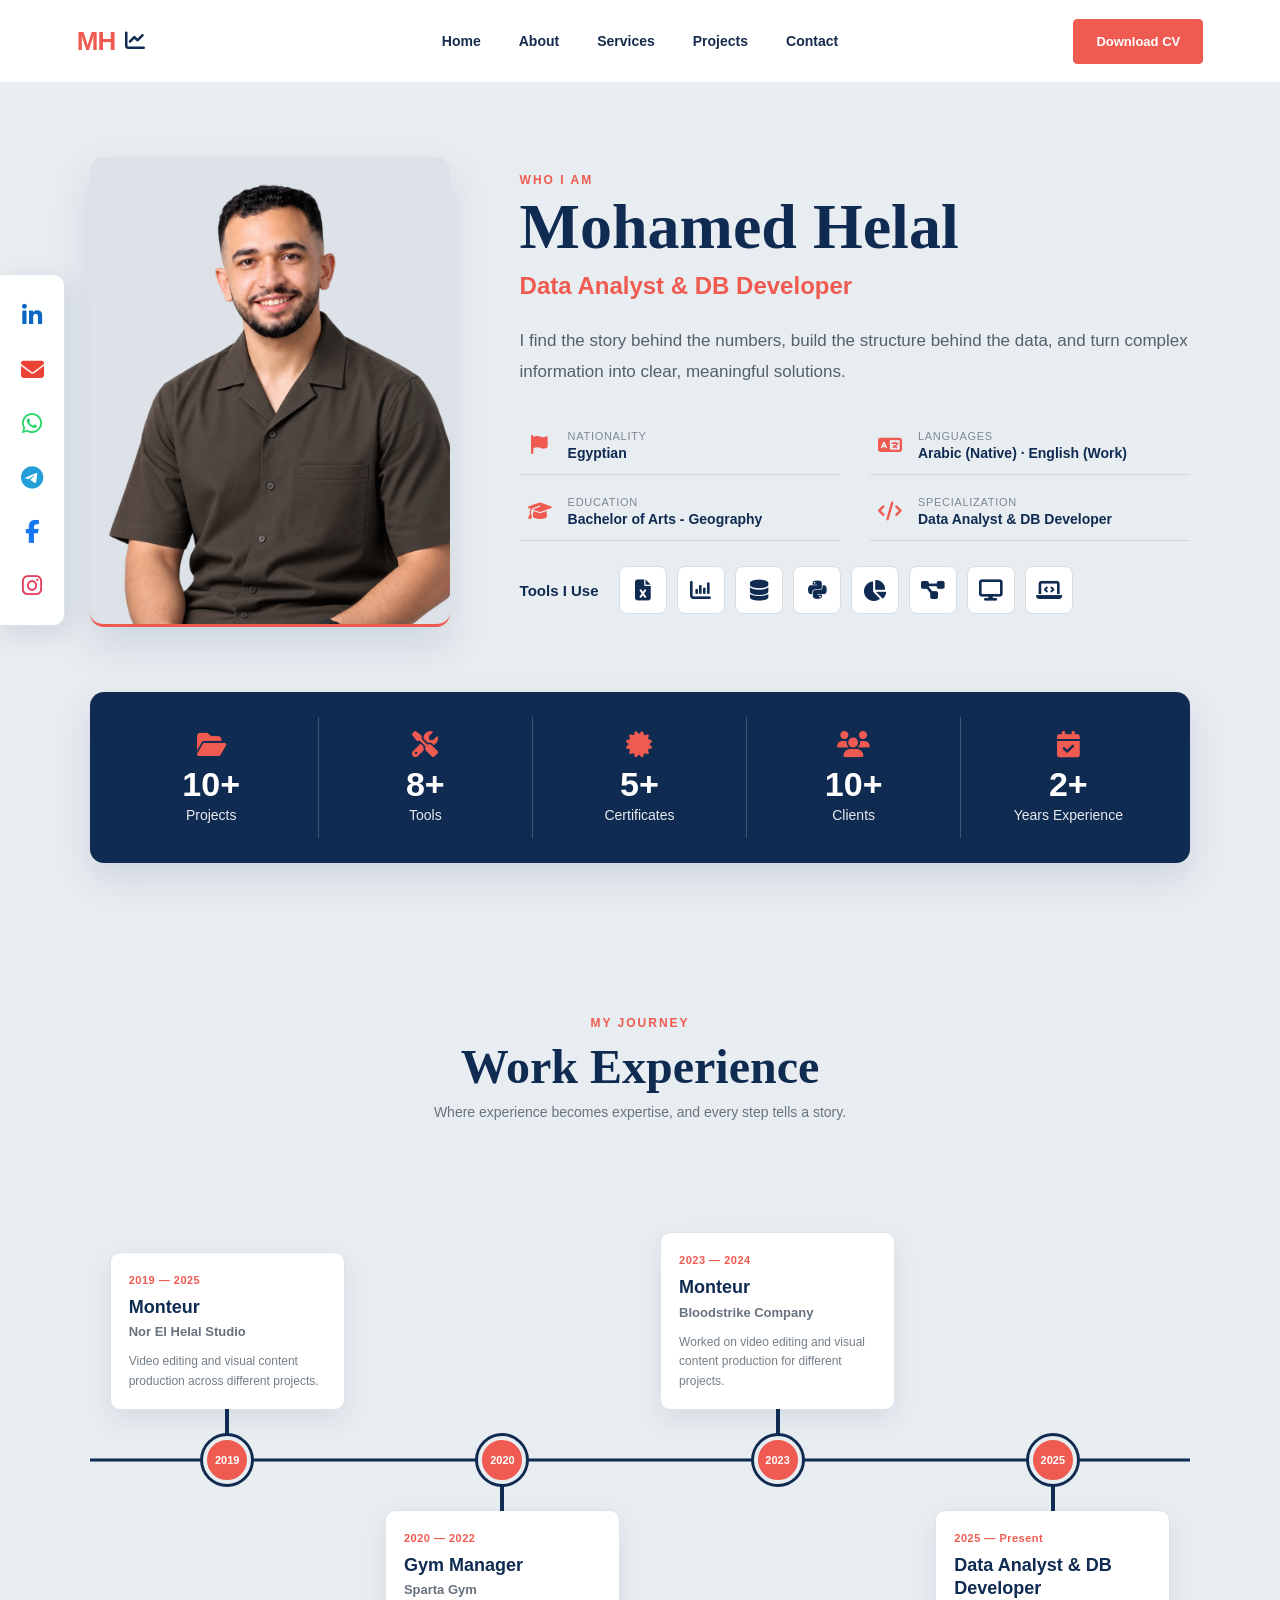
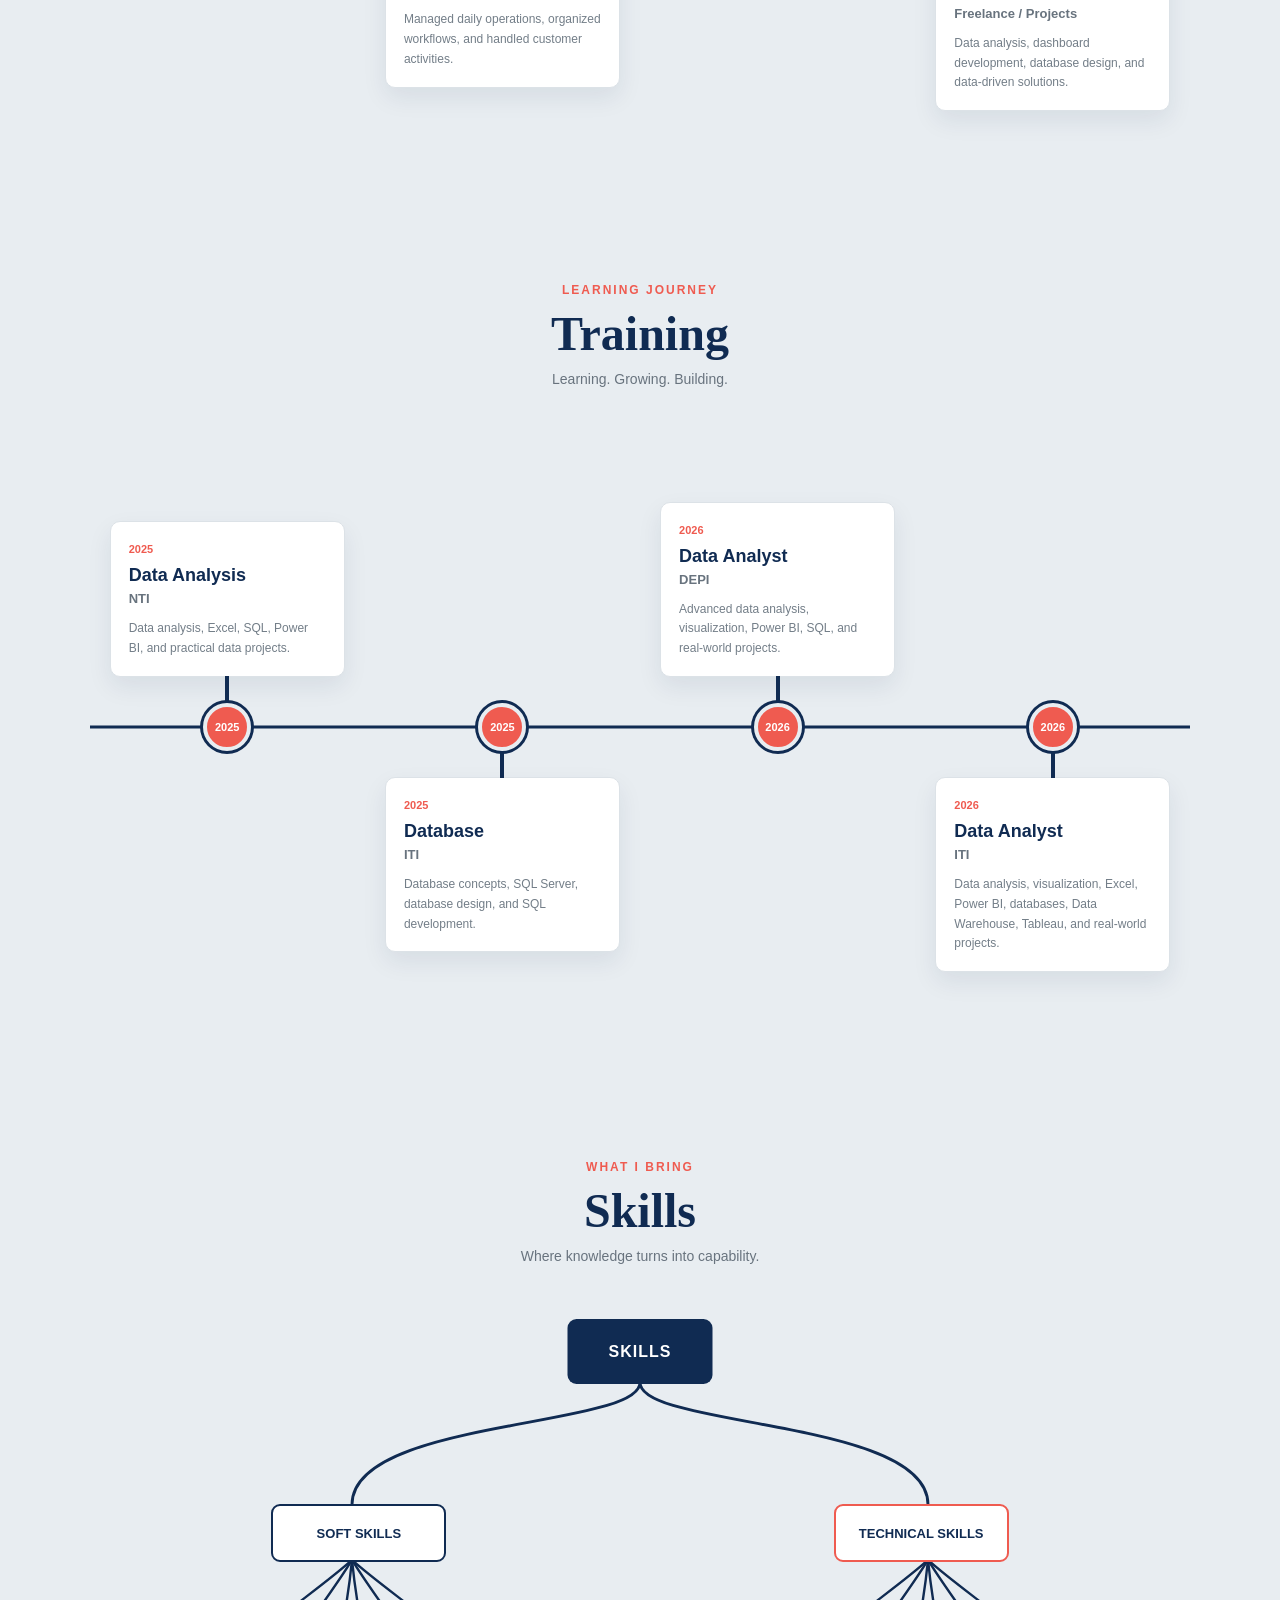
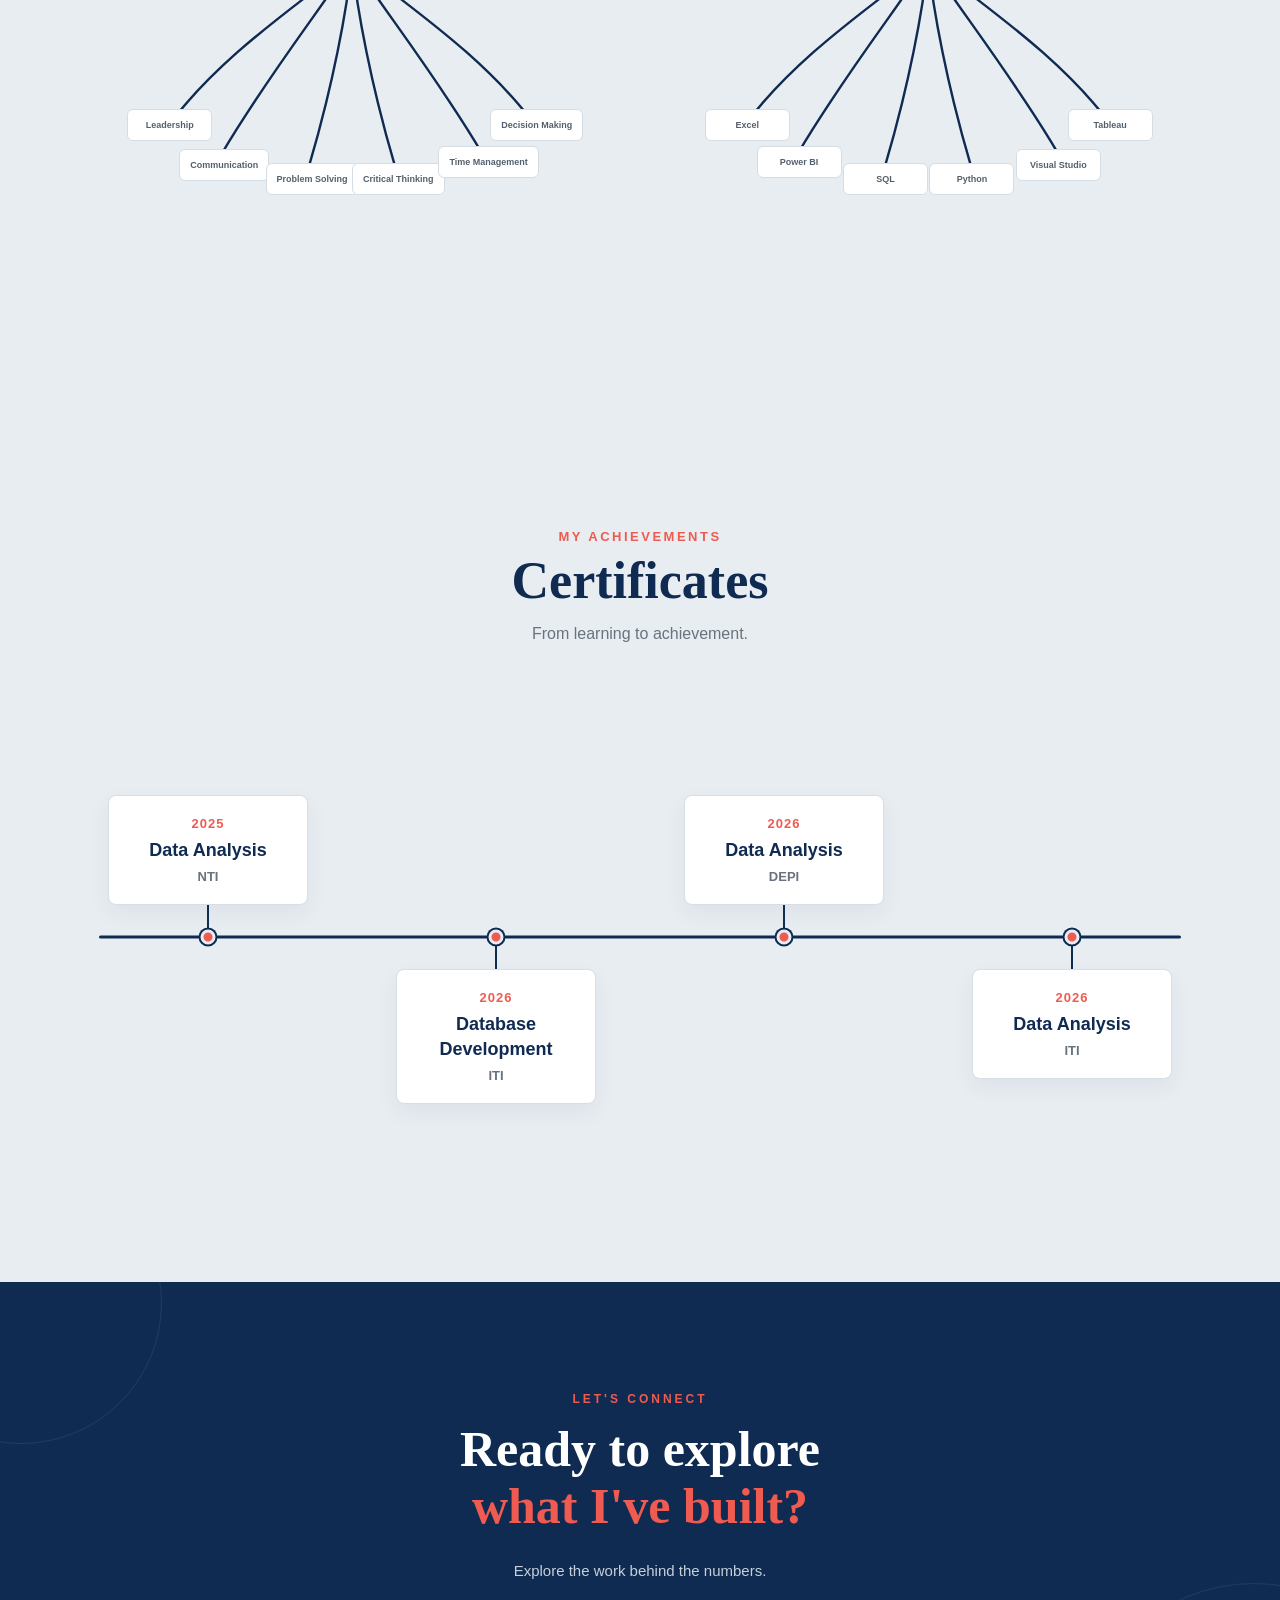
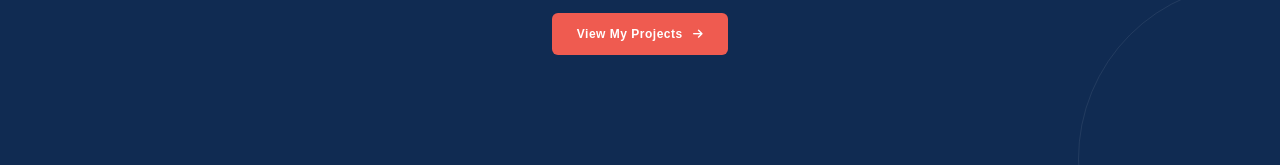
<file: about.html>
<!DOCTYPE html>
<html lang="en">

<head>

    <meta charset="UTF-8">

    <meta name="viewport" content="width=device-width, initial-scale=1.0">

    <title>About | Mohamed Helal</title>
        <!-- Favicon -->
    <link rel="icon"
          type="image/png"
          href="images/favicon.png">

    <!-- Font Awesome -->
    <link rel="stylesheet"
          href="https://cdnjs.cloudflare.com/ajax/libs/font-awesome/6.7.2/css/all.min.css">

    <!-- Main CSS -->
    <link rel="stylesheet" href="css/style.css">

</head>

<body>

    <!-- ================= HEADER ================= -->

    <header class="header">

        <!-- LOGO -->

        <div class="logo">

            <span class="logo-mh">MH</span>

            <i class="fa-solid fa-chart-line logo-icon"></i>

        </div>


        <!-- NAVBAR -->

        <nav class="navbar">

    <a href="index.html">
        Home
    </a>

    <a href="about.html">
        About
    </a>

    <a href="services.html">
        Services
    </a>

    <a href="projects.html">
        Projects
    </a>

    <a href="contact.html">
        Contact
    </a>

</nav>

        <!-- DOWNLOAD CV -->

        <a href="https://drive.google.com/file/d/1h_YEviSm0MLV0utSebkurxA-4PSBO2UZ/view?usp=sharing" class="cv-btn">
            Download CV
        </a>

    </header>


    <!-- ================= SOCIAL BAR ================= -->

    <div class="social-bar">

        <a href="https://www.linkedin.com/in/mohamed-helal-data/" aria-label="LinkedIn">
            <i class="fa-brands fa-linkedin-in"></i>
        </a>

        <a href="https://mail.google.com/mail/?view=cm&fs=1&to=nasserhelal34@gmail.com" aria-label="Email">
            <i class="fa-solid fa-envelope"></i>
        </a>

        <a href="https://wa.me/201019622475" aria-label="WhatsApp">
            <i class="fa-brands fa-whatsapp"></i>
        </a>

        <a href="https://t.me/+201019622475" aria-label="Telegram">
            <i class="fa-brands fa-telegram"></i>
        </a>

        <a href="https://www.facebook.com/mohamed.nasser.604323/" aria-label="Facebook">
            <i class="fa-brands fa-facebook-f"></i>
        </a>

        <a href="https://www.instagram.com/m7.helal/" aria-label="Instagram">
            <i class="fa-brands fa-instagram"></i>
        </a>

    </div>


    <main>



<!-- ================= ABOUT INTRO ================= -->

<section class="about-intro">

    <!-- PHOTO -->

    <div class="about-photo">

        <img src="images/profile.png" alt="Mohamed Helal">

    </div>


    <!-- MAIN INFORMATION -->

    <div class="about-content">

        <span class="section-label">
            WHO I AM
        </span>

        <h1>
            Mohamed Helal
        </h1>

        <h2>
            Data Analyst & DB Developer
        </h2>


        <!-- CREATIVE BIO -->

        <p class="about-description">
            I find the story behind the numbers, build the structure
            behind the data, and turn complex information into clear,
            meaningful solutions.
        </p>


        <!-- PERSONAL INFORMATION -->

        <div class="personal-info">

            <div class="info-item">

                <i class="fa-solid fa-flag"></i>

                <div>
                    <small>Nationality</small>
                    <strong>Egyptian</strong>
                </div>

            </div>


            <div class="info-item">

    <i class="fa-solid fa-language"></i>

    <div>
        <small>Languages</small>
        <strong>Arabic (Native) · English (Work)</strong>
    </div>

</div>

            <div class="info-item">

                <i class="fa-solid fa-graduation-cap"></i>

                <div>
                    <small>Education</small>
                    <strong>Bachelor of Arts - Geography</strong>
                </div>

            </div>


            <div class="info-item">

                <i class="fa-solid fa-code"></i>

                <div>
                    <small>Specialization</small>
                    <strong>Data Analyst & DB Developer</strong>
                </div>

            </div>

        </div>


        <!-- TOOLS -->

        <div class="tools-inline">

            <span class="tools-title">
                Tools I Use
            </span>


<div class="tools-icons">

    <div class="tool-icon tool-excel" title="Excel">
        <i class="fa-solid fa-file-excel"></i>
    </div>

    <div class="tool-icon tool-powerbi" title="Power BI">
        <i class="fa-solid fa-chart-column"></i>
    </div>

    <div class="tool-icon tool-sql" title="SQL">
        <i class="fa-solid fa-database"></i>
    </div>

    <div class="tool-icon tool-python" title="Python">
        <i class="fa-brands fa-python"></i>
    </div>

    <div class="tool-icon tool-tableau" title="Tableau">
        <i class="fa-solid fa-chart-pie"></i>
    </div>

    <div class="tool-icon tool-drawio" title="Draw.io">
        <i class="fa-solid fa-diagram-project"></i>
    </div>

    <div class="tool-icon tool-powerpoint" title="PowerPoint">
        <i class="fa-solid fa-display"></i>
    </div>

    <div class="tool-icon tool-visualstudio" title="Visual Studio">
        <i class="fa-solid fa-laptop-code"></i>
    </div>

</div>

        </div>

    </div>

</section>


<section class="stats-section">

    <div class="stat-card">

        <i class="fa-solid fa-folder-open"></i>

        <strong>10+</strong>

        <span>Projects</span>

    </div>


    <div class="stat-card">

        <i class="fa-solid fa-screwdriver-wrench"></i>

        <strong>8+</strong>

        <span>Tools</span>

    </div>


    <div class="stat-card">

        <i class="fa-solid fa-certificate"></i>

        <strong>5+</strong>

        <span>Certificates</span>

    </div>


    <div class="stat-card">

        <i class="fa-solid fa-users"></i>

        <strong>10+</strong>

        <span>Clients</span>

    </div>


    <div class="stat-card">

        <i class="fa-solid fa-calendar-check"></i>

        <strong>2+</strong>

        <span>Years Experience</span>

    </div>

</section>

<!-- ================= WORK EXPERIENCE ================= -->

<section class="experience-section">

    <div class="section-heading">

        <span>MY JOURNEY</span>

        <h2>Work Experience</h2>

        <p>
            Where experience becomes expertise, and every step tells a story.
        </p>

    </div>


    <div class="experience-timeline">


        <!-- ================= EXPERIENCE 1 ================= -->

        <div class="experience-item top">

            <div class="experience-card">

                <span class="experience-period">
                    2019 — 2025
                </span>

                <h3>
                    Monteur
                </h3>

                <h4>
                    Nor El Helal Studio
                </h4>

                <p>
                    Video editing and visual content production
                    across different projects.
                </p>

            </div>

            <div class="timeline-point">

                <span>2019</span>

            </div>

        </div>


        <!-- ================= EXPERIENCE 2 ================= -->

        <div class="experience-item bottom">

            <div class="timeline-point">

                <span>2020</span>

            </div>

            <div class="experience-card">

                <span class="experience-period">
                    2020 — 2022
                </span>

                <h3>
                    Gym Manager
                </h3>

                <h4>
                    Sparta Gym
                </h4>

                <p>
                    Managed daily operations, organized workflows,
                    and handled customer activities.
                </p>

            </div>

        </div>


        <!-- ================= EXPERIENCE 3 ================= -->

        <div class="experience-item top">

            <div class="experience-card">

                <span class="experience-period">
                    2023 — 2024
                </span>

                <h3>
                    Monteur
                </h3>

                <h4>
                    Bloodstrike Company
                </h4>

                <p>
                    Worked on video editing and visual content
                    production for different projects.
                </p>

            </div>

            <div class="timeline-point">

                <span>2023</span>

            </div>

        </div>


        <!-- ================= EXPERIENCE 4 ================= -->

        <div class="experience-item bottom">

            <div class="timeline-point">

                <span>2025</span>

            </div>

            <div class="experience-card">

                <span class="experience-period">
                    2025 — Present
                </span>

                <h3>
                    Data Analyst & DB Developer
                </h3>

                <h4>
                    Freelance / Projects
                </h4>

                <p>
                    Data analysis, dashboard development,
                    database design, and data-driven solutions.
                </p>

            </div>

        </div>


    </div>

</section>

<!-- ================= TRAINING & EDUCATION ================= -->

<section class="training-section">

    <div class="section-heading">

        <span>LEARNING JOURNEY</span>

        <h2>Training</h2>

        <p>
            Learning. Growing. Building.
        </p>

    </div>


    <div class="training-timeline">


        <!-- TRAINING 1 -->

        <div class="training-item top">

            <div class="training-card">

                <span class="training-period">
                    2025
                </span>

                <h3>
                    Data Analysis
                </h3>

                <h4>
                    NTI
                </h4>

                <p>
                    Data analysis, Excel, SQL, Power BI,
                    and practical data projects.
                </p>

            </div>

            <div class="training-point">
                <span>2025</span>
            </div>

        </div>


        <!-- TRAINING 2 -->

        <div class="training-item bottom">

            <div class="training-point">
                <span>2025</span>
            </div>

            <div class="training-card">

                <span class="training-period">
                    2025
                </span>

                <h3>
                    Database
                </h3>

                <h4>
                    ITI
                </h4>

                <p>
                    Database concepts, SQL Server,
                    database design, and SQL development.
                </p>

            </div>

        </div>


        <!-- TRAINING 3 -->

        <div class="training-item top">

            <div class="training-card">

                <span class="training-period">
                    2026
                </span>

                <h3>
                    Data Analyst
                </h3>

                <h4>
                    DEPI
                </h4>

                <p>
                    Advanced data analysis, visualization,
                    Power BI, SQL, and real-world projects.
                </p>

            </div>

            <div class="training-point">
                <span>2026</span>
            </div>

        </div>


        <!-- TRAINING 4 -->

        <div class="training-item bottom">

            <div class="training-point">
                <span>2026</span>
            </div>

            <div class="training-card">

                <span class="training-period">
                    2026
                </span>

                <h3>
                    Data Analyst
                </h3>

                <h4>
                    ITI
                </h4>

                <p>
                    Data analysis, visualization,
Excel, Power BI, databases,
Data Warehouse, Tableau, and real-world projects.
                </p>

            </div>

        </div>


    </div>

</section>

<!-- ================= SKILLS ================= -->

<section class="skills-section">

    <div class="section-heading">

        <span>WHAT I BRING</span>

        <h2>Skills</h2>

        <p>
            Where knowledge turns into capability.
        </p>

    </div>


    <div class="skills-map">

        <!-- CURVED CONNECTORS -->

        <svg class="skills-lines"
             viewBox="0 0 1200 650"
             preserveAspectRatio="none">

            <!-- SKILLS → SOFT -->

<path class="main-line"
      d="M600 77
         C600 125 300 115 300 205" />


<!-- SKILLS → TECHNICAL -->

<path class="main-line"
      d="M600 77
         C600 125 900 115 900 205" />


<!-- SOFT SKILLS - WIDER -->

<path class="branch-line" 
      d="M300 263 
         C260 300 170 355 110 435" /> 

<path class="branch-line" 
      d="M300 263 
         C275 305 215 380 165 465" /> 

<path class="branch-line" 
      d="M300 263 
         C295 315 280 395 255 480" /> 

<path class="branch-line" 
      d="M300 263 
         C305 315 320 395 345 480" />

<path class="branch-line" 
      d="M300 263 
         C325 305 385 380 435 465" /> 

<path class="branch-line" 
      d="M300 263 
         C340 300 430 355 490 435" />

           <!-- TECHNICAL SKILLS - WIDER -->

<path class="branch-line" 
      d="M900 263 
         C940 300 1030 355 1090 435" /> 

<path class="branch-line" 
      d="M900 263 
         C925 305 985 380 1035 465" /> 

<path class="branch-line" 
      d="M900 263 
         C905 315 920 395 945 480" /> 

<path class="branch-line" 
      d="M900 263 
         C895 315 880 395 855 480" />

<path class="branch-line" 
      d="M900 263 
         C875 305 815 380 765 465" /> 

<path class="branch-line" 
      d="M900 263 
         C860 300 770 355 710 435" />


        <!-- ================= ROOT ================= -->

        <div class="skills-root">
            SKILLS
        </div>


        <!-- ================= SOFT SKILLS ================= -->

        <div class="skills-category soft-category">
            SOFT SKILLS
        </div>


        <div class="skill soft-1">Leadership</div>
<div class="skill soft-2">Communication</div>
<div class="skill soft-3">Problem Solving</div>
<div class="skill soft-4">Critical Thinking</div>
<div class="skill soft-5">Time Management</div>
<div class="skill soft-6">Decision Making</div>


        <!-- ================= TECHNICAL SKILLS ================= -->

        <div class="skills-category technical-category">
            TECHNICAL SKILLS
        </div>


        <div class="skill tech-1">Tableau</div>
<div class="skill tech-2">Visual Studio</div>
<div class="skill tech-3">Python</div>
<div class="skill tech-4">SQL</div>
<div class="skill tech-5">Power BI</div>
<div class="skill tech-6">Excel</div>

    </div>

</section>

<!-- ================= CERTIFICATES ================= -->

<section class="certificates-section">

    <div class="section-heading">

        <span>MY ACHIEVEMENTS</span>

        <h2>Certificates</h2>

        <p>
            From learning to achievement.
        </p>

    </div>


    <div class="certificates-timeline">

        <!-- Certificate 1 -->

        <div class="certificate-timeline-item top">

            <div class="certificate-content">

                <span class="certificate-year">
                    2025
                </span>

                <h3>Data Analysis</h3>

                <p>NTI</p>


            </div>

            <div class="certificate-dot"></div>

        </div>


        <!-- Certificate 2 -->

        <div class="certificate-timeline-item bottom">

            <div class="certificate-dot"></div>

            <div class="certificate-content">

                <span class="certificate-year">
                    2026
                </span>

                <h3>Database Development</h3>

                <p>ITI</p>

                
            </div>

        </div>


        <!-- Certificate 3 -->

        <div class="certificate-timeline-item top">

            <div class="certificate-content">

                <span class="certificate-year">
                    2026
                </span>

                <h3>Data Analysis</h3>

                <p>DEPI</p>

                

            </div>

            <div class="certificate-dot"></div>

        </div>


        <!-- Certificate 4 -->

        <div class="certificate-timeline-item bottom">

            <div class="certificate-dot"></div>

            <div class="certificate-content">

                <span class="certificate-year">
                    2026
                </span>

                <h3>Data Analysis</h3>

                <p>ITI</p>

                

            </div>

        </div>

    </div>

</section>

<!-- ================= CALL TO ACTION ================= -->

<section class="about-cta">

    <div class="cta-content">

        <span class="cta-label">
            LET'S CONNECT
        </span>

        <h2>
            Ready to explore<br>
            <span>what I've built?</span>
        </h2>

        <p>
Explore the work behind the numbers.
        </p>

        <a href="projects.html" class="cta-btn">
            View My Projects
            <i class="fa-solid fa-arrow-right"></i>
        </a>

    </div>

</section>
</file>
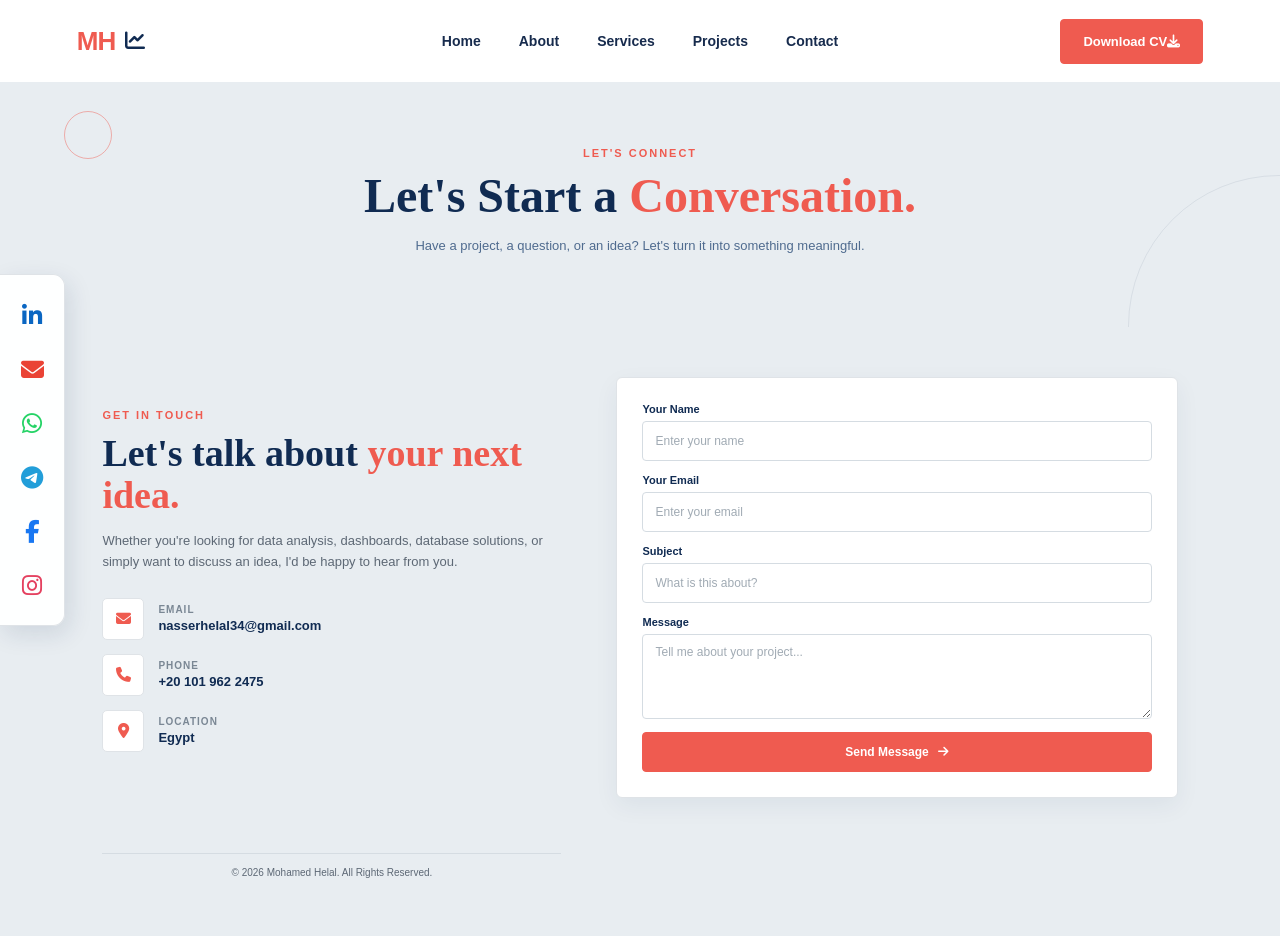
<file: contact.html>
<!DOCTYPE html>
<html lang="en">

<head>

    <meta charset="UTF-8">

    <meta name="viewport" content="width=device-width, initial-scale=1.0">

    <title>Contact | Mohamed Helal</title>
        <!-- Favicon -->
    <link rel="icon"
          type="image/png"
          href="images/favicon.png">

    <link rel="stylesheet" href="contact.css">

    <!-- Font Awesome -->
    <link rel="stylesheet"
          href="https://cdnjs.cloudflare.com/ajax/libs/font-awesome/6.5.2/css/all.min.css">

</head>


<body>


    <!-- =================================================
         HEADER
    ================================================== -->

    <header class="header">


        <!-- LOGO -->

        <div class="logo">

            <span class="logo-mh">
                MH
            </span>

            <i class="fa-solid fa-chart-line logo-icon"></i>

        </div>



        <!-- NAVBAR -->

       <nav class="navbar">

    <a href="index.html">
        Home
    </a>

    <a href="about.html">
        About
    </a>

    <a href="services.html">
        Services
    </a>

    <a href="projects.html">
        Projects
    </a>

    <a href="contact.html">
        Contact
    </a>

</nav>



        <!-- CV -->

        <a href="https://drive.google.com/file/d/1h_YEviSm0MLV0utSebkurxA-4PSBO2UZ/view?usp=sharing" class="cv-btn">
            Download CV
            <i class="fa-solid fa-download"></i>
        </a>


    </header>



    <!-- =================================================
         SOCIAL BAR
    ================================================== -->

    <div class="social-bar">

        <a href="https://www.linkedin.com/in/mohamed-helal-data/" aria-label="LinkedIn">
            <i class="fa-brands fa-linkedin-in"></i>
        </a>

        <a href="https://mail.google.com/mail/?view=cm&fs=1&to=nasserhelal34@gmail.com" aria-label="Email">
            <i class="fa-solid fa-envelope"></i>
        </a>

        <a href="https://wa.me/201019622475" aria-label="WhatsApp">
            <i class="fa-brands fa-whatsapp"></i>
        </a>

        <a href="https://t.me/+201019622475" aria-label="Telegram">
            <i class="fa-brands fa-telegram"></i>
        </a>

        <a href="https://www.facebook.com/mohamed.nasser.604323/" aria-label="Facebook">
            <i class="fa-brands fa-facebook-f"></i>
        </a>

        <a href="https://www.instagram.com/m7.helal/" aria-label="Instagram">
            <i class="fa-brands fa-instagram"></i>
        </a>

    </div>



    <!-- =================================================
         MAIN
    ================================================== -->

    <main>


        <!-- =================================================
             CONTACT HERO
        ================================================== -->

        <section class="contact-hero">

            <div class="contact-hero-content">

                <span class="contact-label">
                    LET'S CONNECT
                </span>


                <h1>
                    Let's Start a
                    <span>Conversation.</span>
                </h1>


                <p>
                    Have a project, a question, or an idea?
                    Let's turn it into something meaningful.
                </p>

            </div>

        </section>



        <!-- =================================================
             CONTACT SECTION
        ================================================== -->

        <section class="contact-section">


            <div class="contact-container">


                <!-- =================================================
                     CONTACT INFO
                ================================================== -->

                <div class="contact-info">


                    <span class="contact-section-label">
                        GET IN TOUCH
                    </span>


                    <h2>
                        Let's talk about
                        <span>your next idea.</span>
                    </h2>


                    <p>
                        Whether you're looking for data analysis,
                        dashboards, database solutions, or simply
                        want to discuss an idea, I'd be happy to
                        hear from you.
                    </p>



                    <!-- EMAIL -->

                    <div class="contact-item">

                        <div class="contact-icon">

                            <i class="fa-solid fa-envelope"></i>

                        </div>


                        <div>

                            <span>
                                Email
                            </span>

                            <a href="https://mail.google.com/mail/?view=cm&fs=1&to=nasserhelal34@gmail.com&su=Project%20Inquiry">
    nasserhelal34@gmail.com
</a>
                            </a>

                        </div>

                    </div>



                    <!-- PHONE -->

<div class="contact-item">

    <div class="contact-icon">

        <i class="fa-solid fa-phone"></i>

    </div>

    <div>

        <span>
            Phone
        </span>

        <a href="https://wa.me/201019622475" target="_blank">
            +20 101 962 2475
        </a>

    </div>

</div>



                    <!-- LOCATION -->

                    <div class="contact-item">

                        <div class="contact-icon">

                            <i class="fa-solid fa-location-dot"></i>

                        </div>


                        <div>

                            <span>
                                Location
                            </span>

                            <p>
                                Egypt
                            </p>

                        </div>

                    </div>


                </div>



                <!-- =================================================
     CONTACT FORM
================================================= -->

<div class="contact-form-wrapper">

    <form
        class="contact-form"
        action="https://formspree.io/f/xaewbzge"
        method="POST">


        <!-- NAME -->

        <div class="form-group">

            <label for="name">
                Your Name
            </label>

            <input
                type="text"
                id="name"
                name="name"
                placeholder="Enter your name"
                required>

        </div>


        <!-- EMAIL -->

        <div class="form-group">

            <label for="email">
                Your Email
            </label>

            <input
                type="email"
                id="email"
                name="email"
                placeholder="Enter your email"
                required>

        </div>


        <!-- SUBJECT -->

        <div class="form-group">

            <label for="subject">
                Subject
            </label>

            <input
                type="text"
                id="subject"
                name="subject"
                placeholder="What is this about?">

        </div>


        <!-- MESSAGE -->

        <div class="form-group">

            <label for="message">
                Message
            </label>

            <textarea
                id="message"
                name="message"
                placeholder="Tell me about your project..."
                required></textarea>

        </div>


        <!-- SEND -->

        <button
            type="submit"
            class="contact-submit">

            Send Message

            <i class="fa-solid fa-arrow-right"></i>

        </button>


    </form>

</div>



        


    <!-- =================================================
         FOOTER
    ================================================== -->

    <footer class="footer">

        <p>
            © 2026 Mohamed Helal. All Rights Reserved.
        </p>

    </footer>


</body>

</html>
</file>
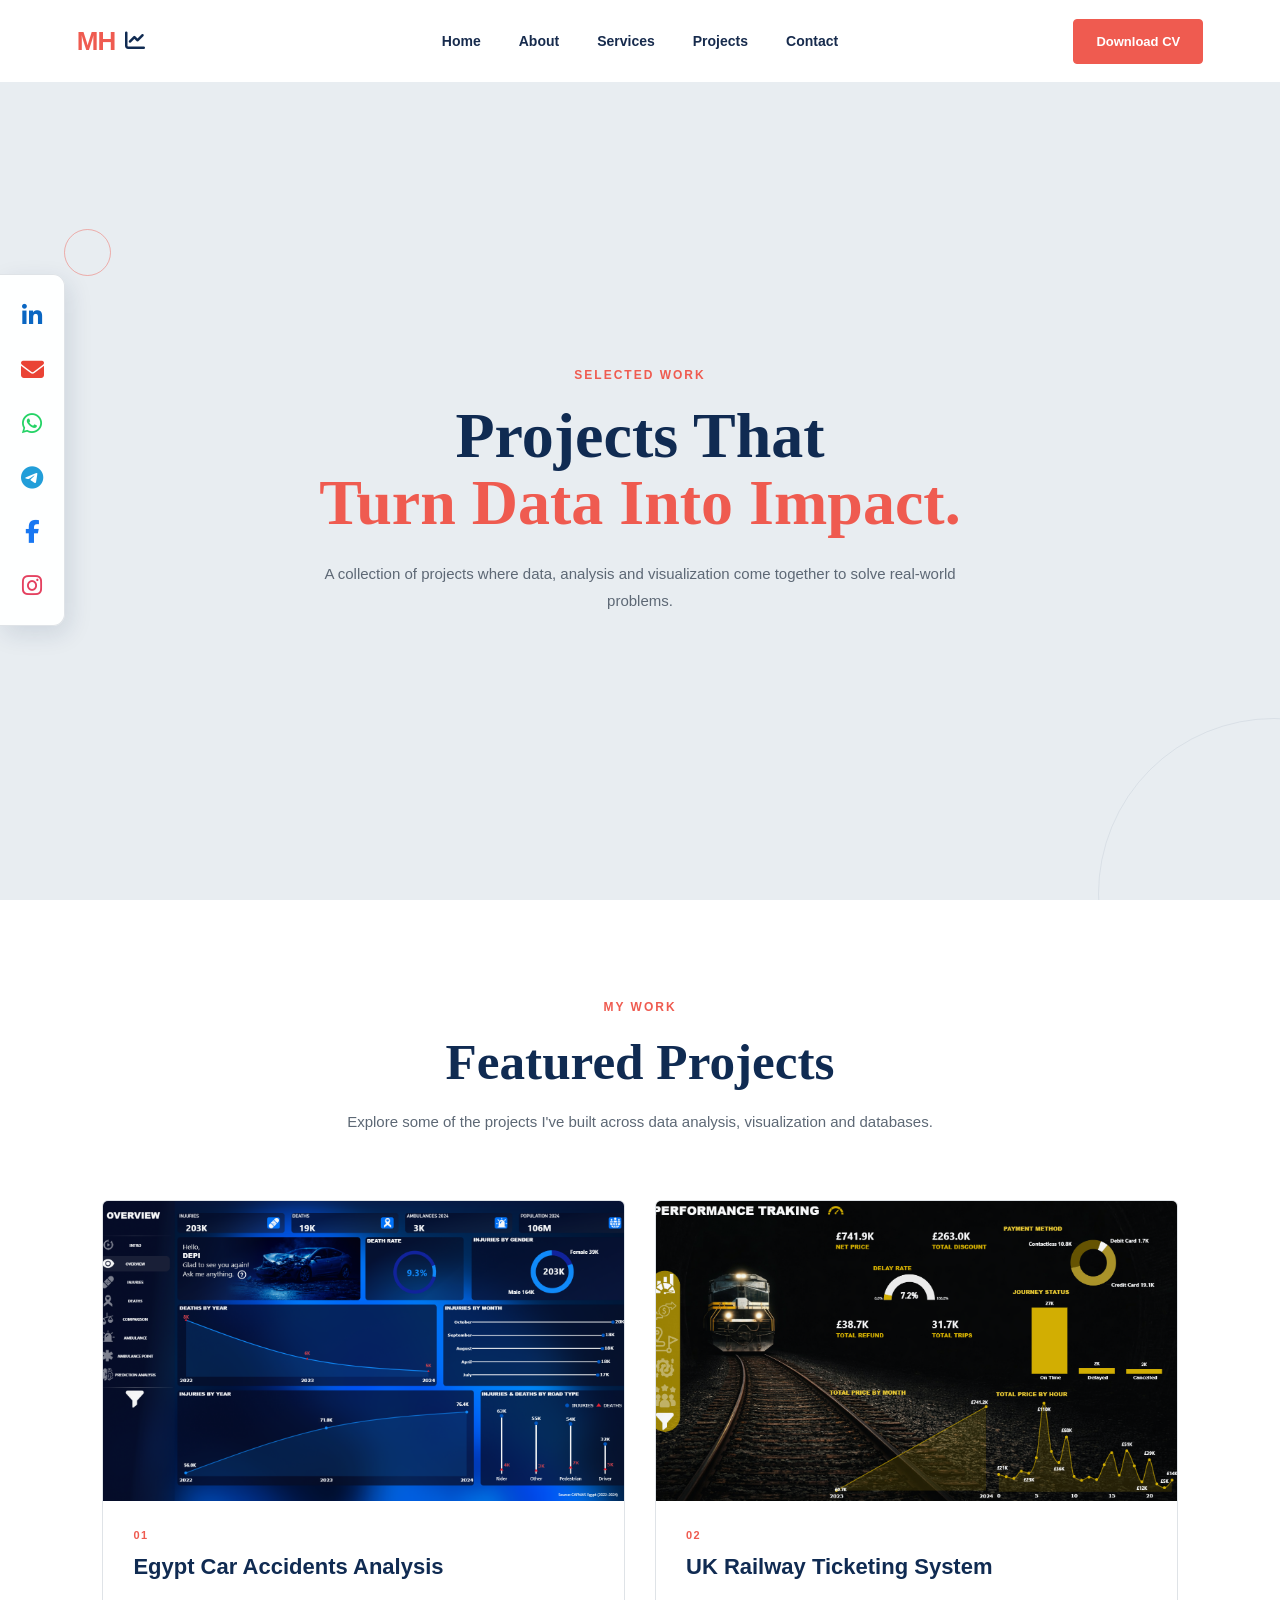
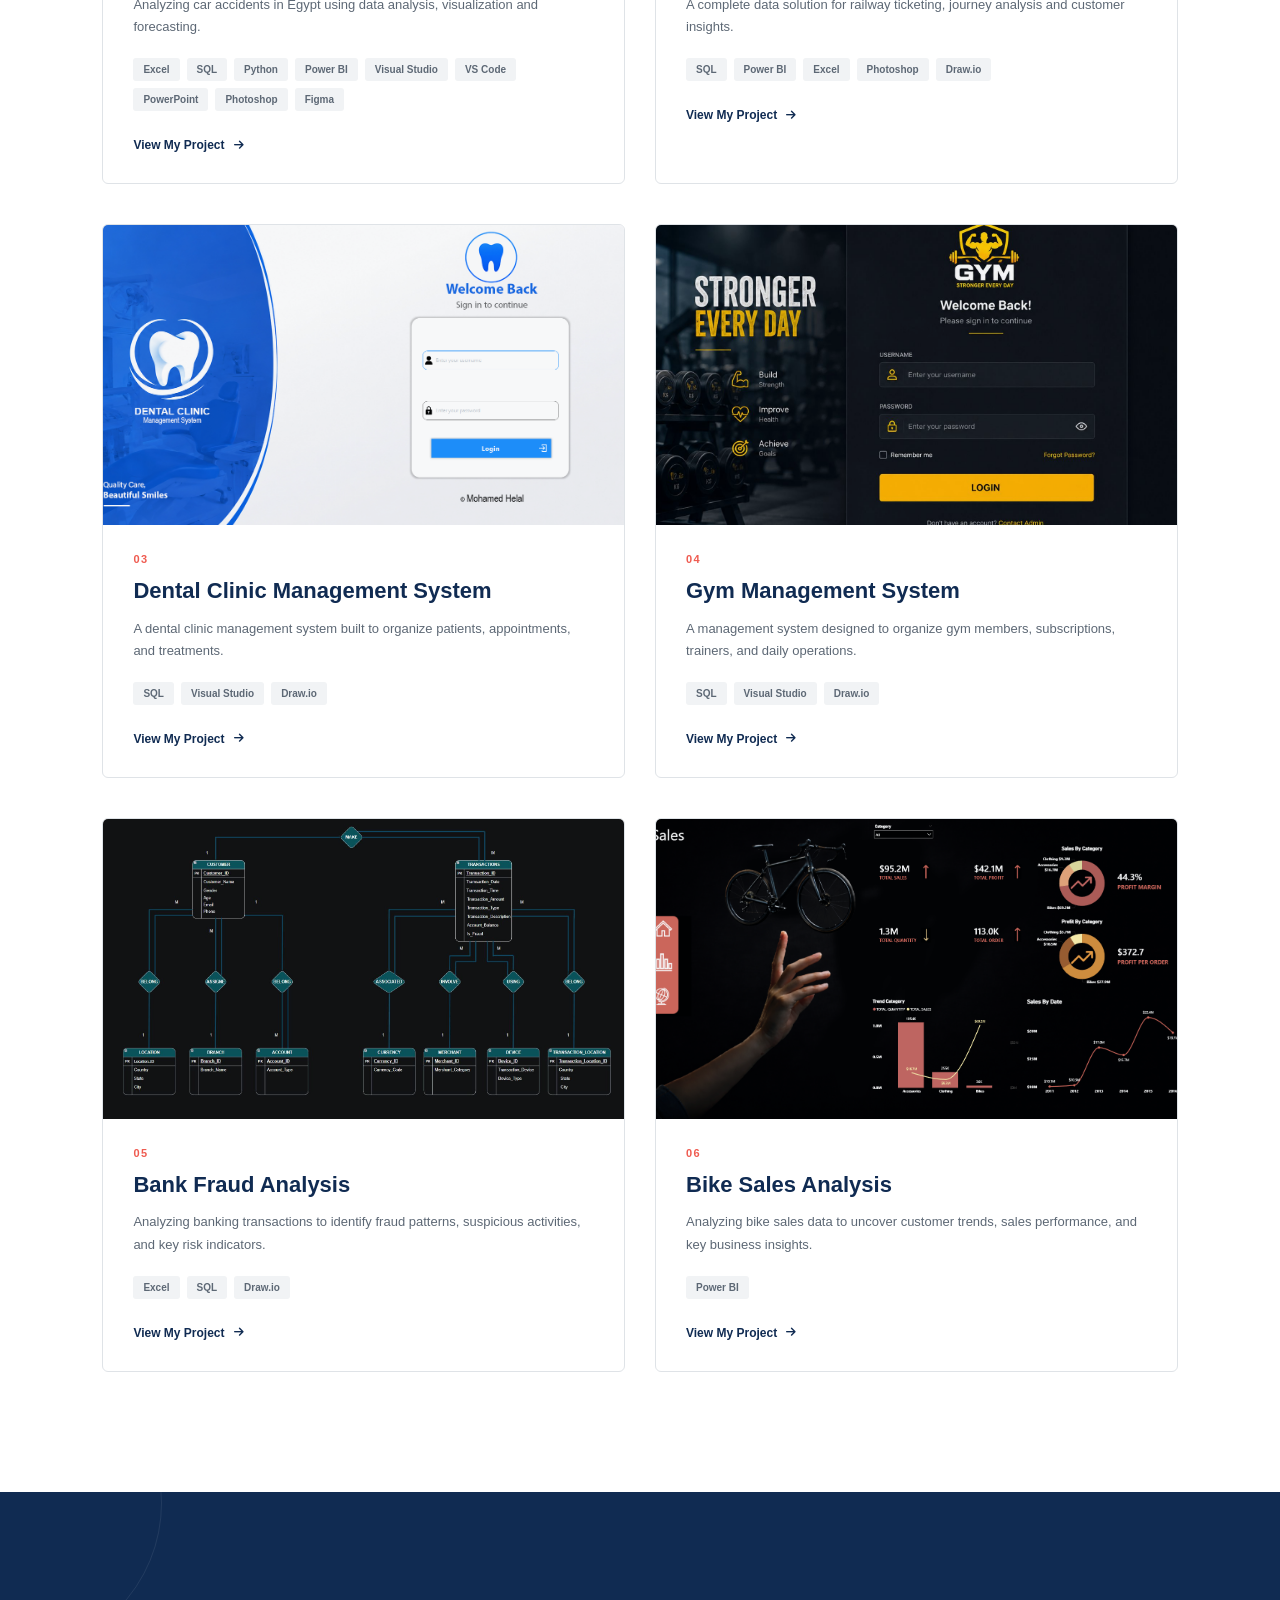
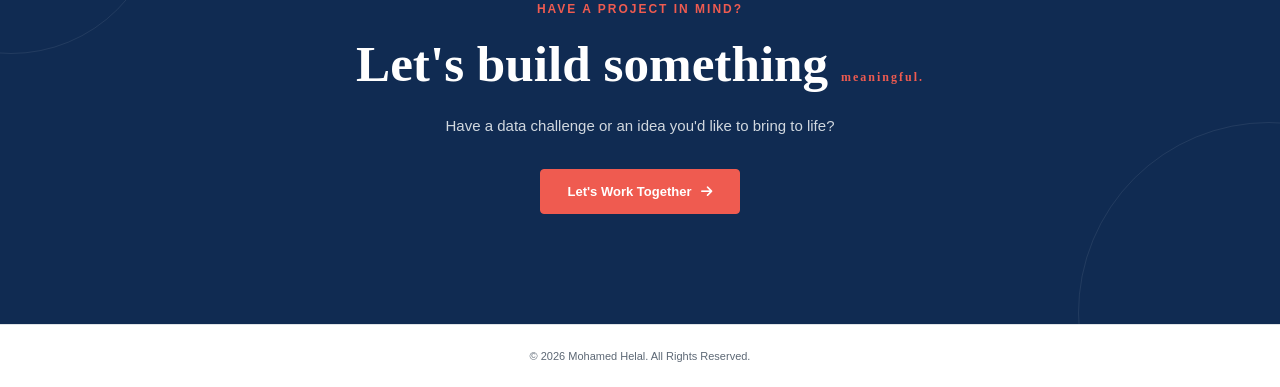
<file: projects.html>
<!DOCTYPE html>
<html lang="en">

<head>

    <meta charset="UTF-8">

    <meta name="viewport" content="width=device-width, initial-scale=1.0">

    <title>Projects | Mohamed Helal</title>
        <!-- Favicon -->
    <link rel="icon"
          type="image/png"
          href="images/favicon.png">

    <!-- Projects CSS -->
    <link rel="stylesheet" href="projects.css">

    <!-- Font Awesome -->
    <link rel="stylesheet"
          href="https://cdnjs.cloudflare.com/ajax/libs/font-awesome/6.5.2/css/all.min.css">

</head>


<body>


    <!-- =================================================
         HEADER
    ================================================== -->

    <header class="header">


        <!-- LOGO -->

        <div class="logo">

            <span class="logo-mh">
                MH
            </span>

            <i class="fa-solid fa-chart-line logo-icon"></i>

        </div>



        <!-- NAVBAR -->

        <nav class="navbar">

    <a href="index.html">
        Home
    </a>

    <a href="about.html">
        About
    </a>

    <a href="services.html">
        Services
    </a>

    <a href="projects.html">
        Projects
    </a>

    <a href="contact.html">
        Contact
    </a>

</nav>



        <!-- CV -->

        <a href="https://drive.google.com/file/d/1h_YEviSm0MLV0utSebkurxA-4PSBO2UZ/view?usp=sharing" class="cv-btn">
            Download CV
        </a>


    </header>



    <!-- =================================================
         SOCIAL BAR
    ================================================== -->

    <div class="social-bar">

        <a href="https://www.linkedin.com/in/mohamed-helal-data/" aria-label="LinkedIn">
            <i class="fa-brands fa-linkedin-in"></i>
        </a>

        <a href="https://mail.google.com/mail/?view=cm&fs=1&to=nasserhelal34@gmail.com" aria-label="Email">
            <i class="fa-solid fa-envelope"></i>
        </a>

        <a href="https://wa.me/201019622475" aria-label="WhatsApp">
            <i class="fa-brands fa-whatsapp"></i>
        </a>

        <a href="https://t.me/+201019622475" aria-label="Telegram">
            <i class="fa-brands fa-telegram"></i>
        </a>

        <a href="https://www.facebook.com/mohamed.nasser.604323/" aria-label="Facebook">
            <i class="fa-brands fa-facebook-f"></i>
        </a>

        <a href="https://www.instagram.com/m7.helal/" aria-label="Instagram">
            <i class="fa-brands fa-instagram"></i>
        </a>

    </div>



    <!-- =================================================
         MAIN
    ================================================== -->

    <main>


        <!-- =================================================
             PROJECTS HERO
        ================================================== -->

        <section class="projects-hero">

            <div class="projects-hero-content">

                <span class="projects-label">
                    SELECTED WORK
                </span>

                <h1>
                    Projects That
                    <span>Turn Data Into Impact.</span>
                </h1>

                <p>
                    A collection of projects where data,
                    analysis and visualization come together
                    to solve real-world problems.
                </p>

            </div>

        </section>



        <!-- =================================================
             PROJECTS SECTION
        ================================================== -->

        <section class="projects-section">


            <!-- SECTION HEADING -->

            <div class="projects-section-heading">

                <span>
                    MY WORK
                </span>

                <h2>
                    Featured Projects
                </h2>

                <p>
                    Explore some of the projects I've built
                    across data analysis, visualization and databases.
                </p>

            </div>



            <!-- =================================================
                 PROJECTS GRID
            ================================================== -->

            <div class="projects-grid">



                <!-- =============================================
                     PROJECT 01
                ============================================== -->

                <article class="project-card">


                    <div class="project-image">

    <img src="images/egypt-car-accidents.png"
         alt="Egypt Car Accidents Analysis Dashboard">

</div>

                    <div class="project-content">

                        <span class="project-number">
                            01
                        </span>

                        <h3>
                            Egypt Car Accidents Analysis
                        </h3>

                        <p>
                            Analyzing car accidents in Egypt
                            using data analysis, visualization
                            and forecasting.
                        </p>


                        <div class="project-tools">

                            <span>
                                Excel
                            </span>

                            <span>
                                SQL
                            </span>

                            <span>
                                Python
                            </span>

                            <span>
                                Power BI
                            </span>
                                                        <span>
                                Visual Studio
                            </span>
                                                        <span>
                                VS Code
                            </span>
                                                        <span>
                                PowerPoint
                            </span>
                                                        <span>
                                Photoshop
                            </span>
                                                        <span>
                                Figma
                            </span>

                        </div>


                        <a href="https://github.com/mohmaednasser/Egypt-Car-Accidents-Analysis"
   target="_blank"
   rel="noopener noreferrer"
   class="project-link">

    View My Project
    <i class="fa-solid fa-arrow-right"></i>

</a>

                    </div>

                </article>



                <!-- =============================================
                     PROJECT 02
                ============================================== -->

                <article class="project-card">


                    <div class="project-image">

                        <img
                            src="images/uk-railway-ticketing.png"
                            alt="Railway Ticketing System">

                    </div>


                    <div class="project-content">

                        <span class="project-number">
                            02
                        </span>

                        <h3>
                            UK Railway Ticketing System
                        </h3>

                        <p>
                            A complete data solution for railway
                            ticketing, journey analysis and
                            customer insights.
                        </p>


                        <div class="project-tools">

                            <span>
                                SQL
                            </span>

                            <span>
                                Power BI
                            </span>

                            <span>
                                Excel
                            </span>
                            <span>
                                Photoshop
                            </span>
                            <span>
                                Draw.io
                            </span>

                        </div>


                        <a href="https://github.com/mohmaednasser/UK-Train-Rides"
   target="_blank"
   rel="noopener noreferrer"
   class="project-link">

    View My Project
    <i class="fa-solid fa-arrow-right"></i>

</a>

                    </div>

                </article>



                <!-- =============================================
                     PROJECT 03
                ============================================== -->

                <article class="project-card">


                    <div class="project-image">

                        <img
                            src="images/dental-clinic-system.png"
                            alt="Supermarket Sales Analysis">

                    </div>


                    <div class="project-content">

                        <span class="project-number">
                            03
                        </span>

                        <h3>
                            Dental Clinic Management System
                        </h3>

                        <p>
                            A dental clinic management system built to organize patients, appointments, and treatments.
                        </p>


                        <div class="project-tools">

                            <span>
                                SQL
                            </span>

                            <span>
                                Visual Studio
                            </span>
                             <span>
                                Draw.io
                            </span>

                        </div>


                        <a href="https://www.linkedin.com/posts/mohamed-helal-data_sqlserver-databasedesign-erd-activity-7466183163762008064-ZpMR"
   target="_blank"
   rel="noopener noreferrer"
   class="project-link">

    View My Project
    <i class="fa-solid fa-arrow-right"></i>

</a>
                    </div>

                </article>



                <!-- =============================================
                     PROJECT 04
                ============================================== -->

                <article class="project-card">


                    <div class="project-image">

                        <img
                            src="images/gym-management-system.png"
                            alt="Pharmacy Sales Analysis">

                    </div>


                    <div class="project-content">

                        <span class="project-number">
                            04
                        </span>

                        <h3>
                            Gym Management System
                        </h3>

                        <p>
                            A management system designed to organize gym members, subscriptions, trainers, and daily operations.
                        </p>


                        <div class="project-tools">

                            <span>
                                SQL
                            </span>

                            <span>
                                Visual Studio
                            </span>
                             <span>
                                Draw.io
                            </span>

                        </div>


                        <a href="https://www.linkedin.com/posts/mohamed-helal-data_csharp-sqlserver-databasedesign-activity-7478222508496928768-x879"
   target="_blank"
   rel="noopener noreferrer"
   class="project-link">

    View My Project
    <i class="fa-solid fa-arrow-right"></i>

</a>

                    </div>

                </article>



                <!-- =============================================
                     PROJECT 05
                ============================================== -->

                <article class="project-card">


                    <div class="project-image">

                        <img
                            src="images/bank-fraud-analysis.png"
                            alt="Excel Data Analysis">

                    </div>


                    <div class="project-content">

                        <span class="project-number">
                            05
                        </span>

                        <h3>
                            Bank Fraud Analysis
                        </h3>

                        <p>
                            Analyzing banking transactions to identify fraud patterns, suspicious activities, and key risk indicators.
                        </p>


                        <div class="project-tools">

                            <span>
                                Excel
                            </span>

                            <span>
                                SQL
                            </span>

                            <span>
                                Draw.io
                            </span>

                        </div>


<a href="https://www.linkedin.com/posts/mohamed-helal-data_sql-aesaevaesaeyaesabraepaesaeqaeyaepaeuaepaes-activity-7454913964175613952-NTky"
   target="_blank"
   rel="noopener noreferrer"
   class="project-link">

    View My Project
    <i class="fa-solid fa-arrow-right"></i>

</a>

                        </a>

                    </div>

                </article>



                <!-- =============================================
                     PROJECT 06
                ============================================== -->

                <article class="project-card">


                    <div class="project-image">

                        <img
                            src="images/bike-sales-analysis.png"
                            alt="Full Data Analysis Project">

                    </div>


                    <div class="project-content">

                        <span class="project-number">
                            06
                        </span>

                        <h3>
                            Bike Sales Analysis
                        </h3>

                        <p>
                            Analyzing bike sales data to uncover customer trends, sales performance, and key business insights.
                        </p>


                        <div class="project-tools">

                            <span>
                                Power BI
                            </span>

                        </div>


                        <a href="https://github.com/mohmaednasser/bike-sales-performance"
   target="_blank"
   rel="noopener noreferrer"
   class="project-link">

    View My Project
    <i class="fa-solid fa-arrow-right"></i>

</a>

                    </div>

                </article>


            </div>

        </section>



        <!-- =================================================
             CTA
        ================================================== -->

        <section class="projects-cta">

            <div class="projects-cta-content">

                <span>
                    HAVE A PROJECT IN MIND?
                </span>

                <h2>
                    Let's build something
                    <span>meaningful.</span>
                </h2>

                <p>
                    Have a data challenge or an idea you'd
                    like to bring to life?
                </p>

                <a href="contact.html" class="projects-cta-btn">

                    Let's Work Together

                    <i class="fa-solid fa-arrow-right"></i>

                </a>

            </div>

        </section>


    </main>



    <!-- =================================================
         FOOTER
    ================================================== -->

    <footer class="footer">

        <p>
            © 2026 Mohamed Helal. All Rights Reserved.
        </p>

    </footer>


</body>

</html>
</file>
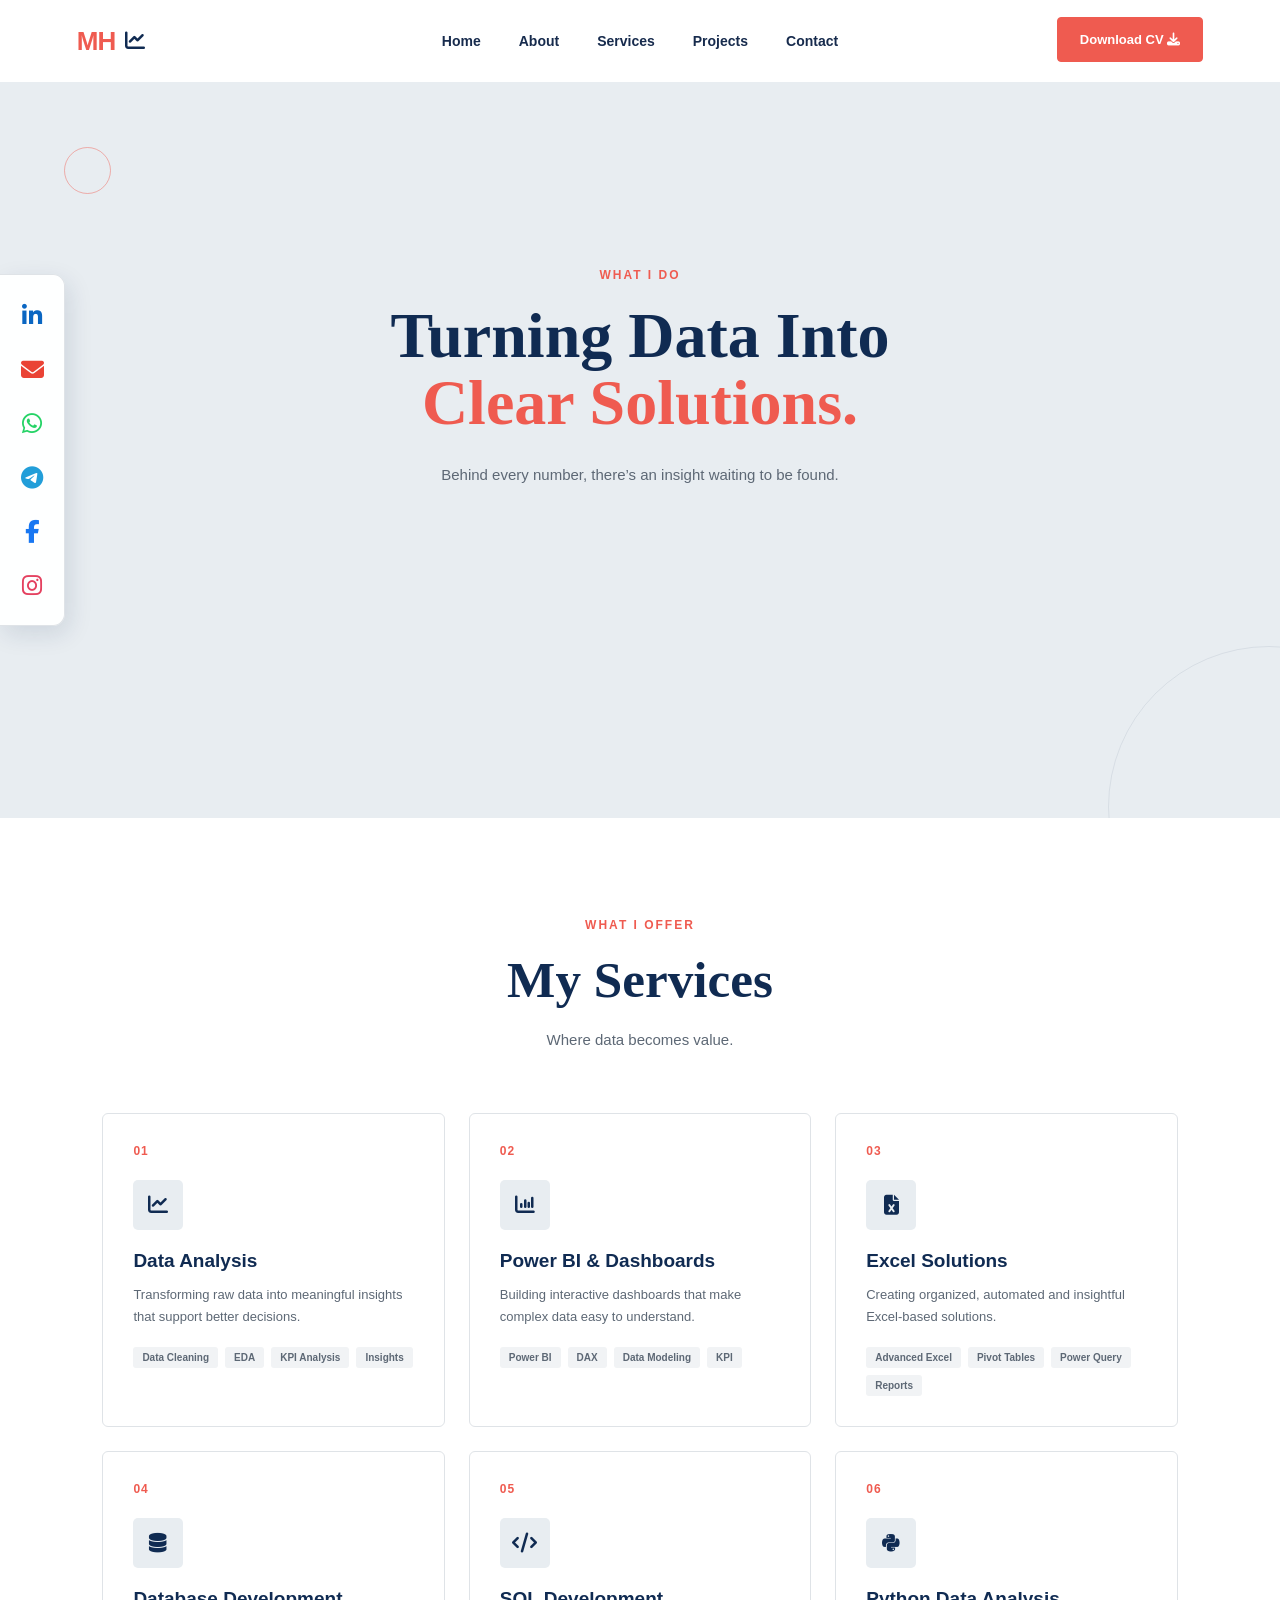
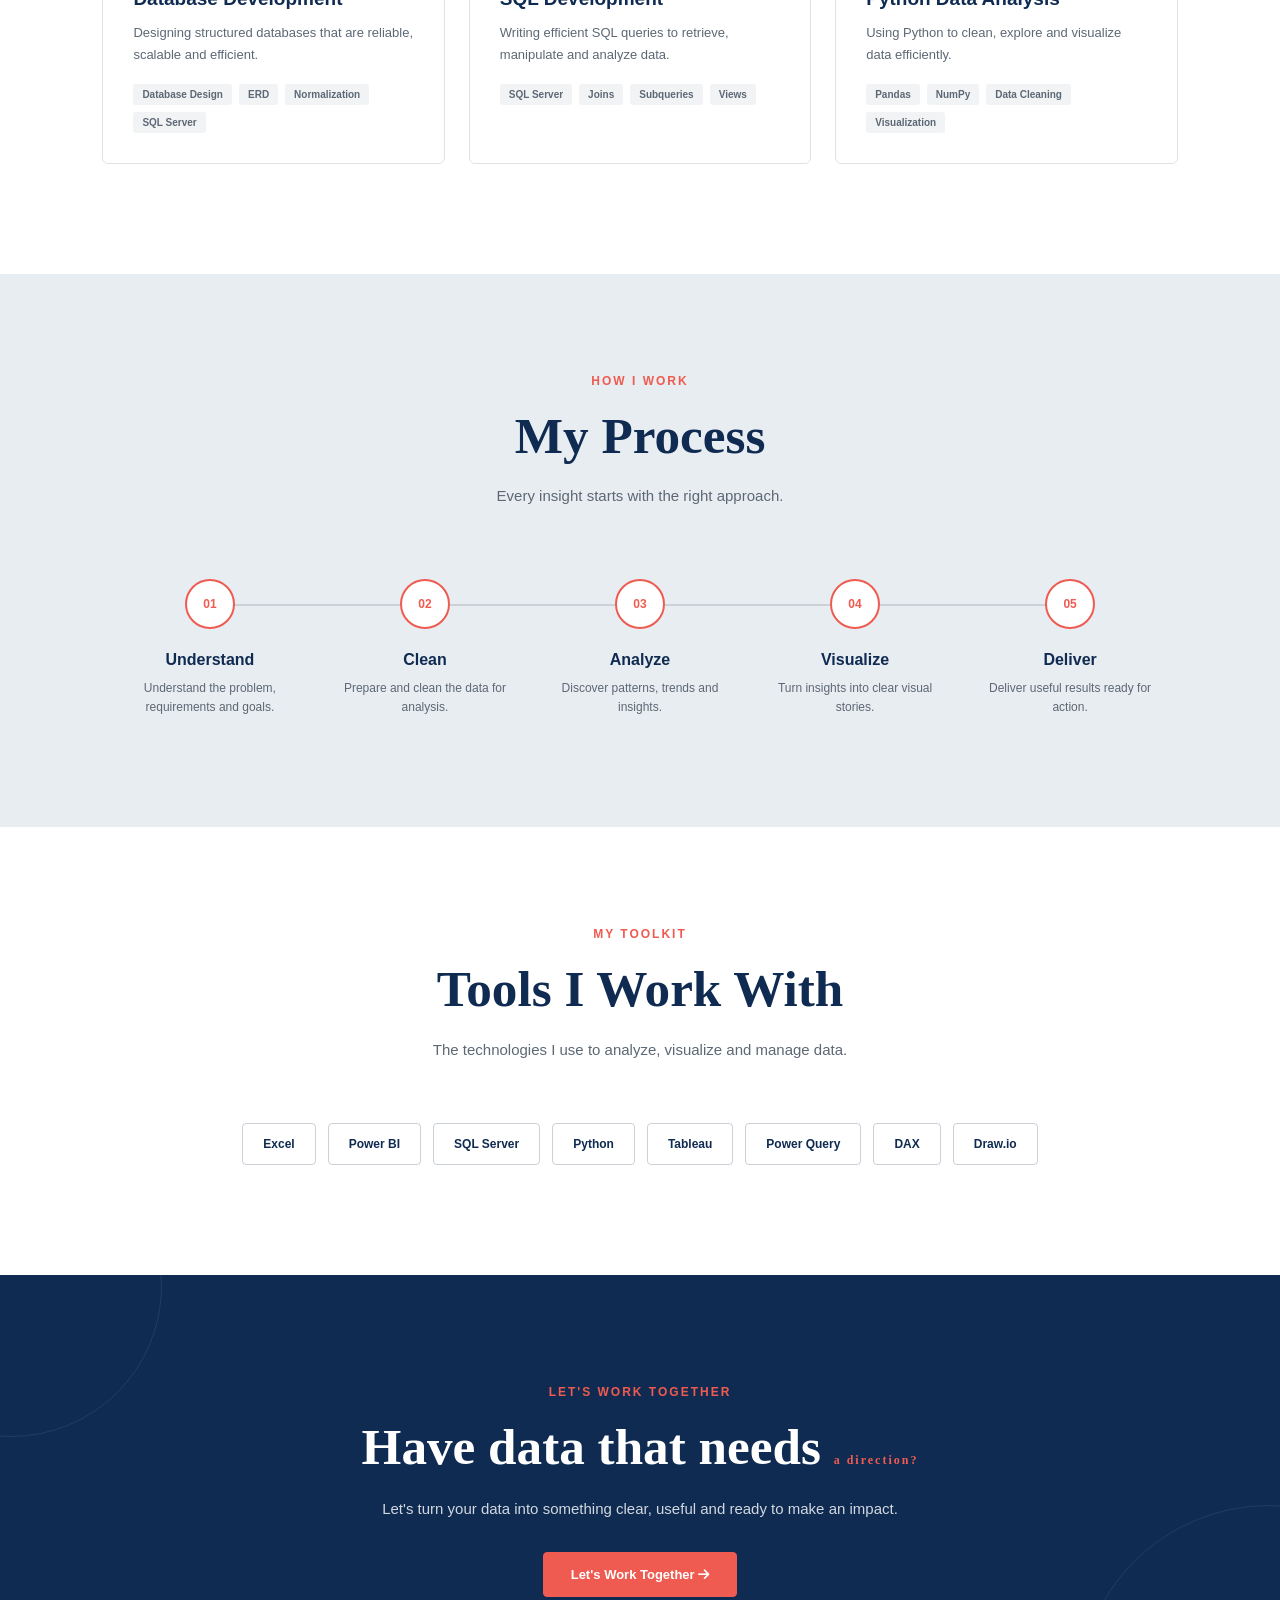
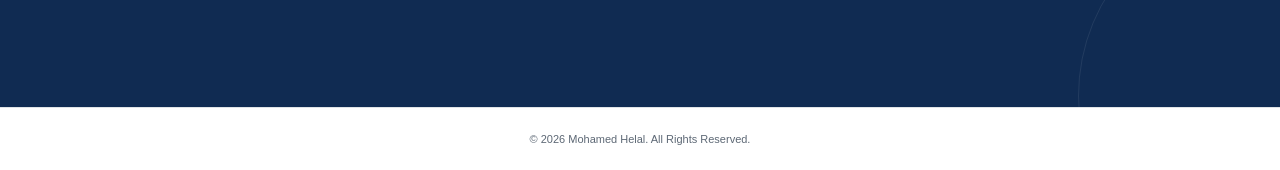
<file: services.html>
<!DOCTYPE html>
<html lang="en">

<head>

    <meta charset="UTF-8">

    <meta name="viewport" content="width=device-width, initial-scale=1.0">

    <title>Services | Mohamed Helal</title>
        <!-- Favicon -->
    <link rel="icon"
          type="image/png"
          href="images/favicon.png">

    <!-- Main CSS -->
    <link rel="stylesheet" href="services.css">

    <!-- Font Awesome -->
    <link rel="stylesheet"
          href="https://cdnjs.cloudflare.com/ajax/libs/font-awesome/6.5.2/css/all.min.css">

</head>


<body>


    <!-- =====================================================
         HEADER
    ====================================================== -->

    <header class="header">

        <!-- Logo -->

<div class="logo">

    <span class="logo-mh">MH</span>

    <i class="fa-solid fa-chart-line logo-icon"></i>

</div>


        <!-- Navigation -->

        <nav class="navbar">

    <a href="index.html">
        Home
    </a>

    <a href="about.html">
        About
    </a>

    <a href="services.html">
        Services
    </a>

    <a href="projects.html">
        Projects
    </a>

    <a href="contact.html">
        Contact
    </a>

</nav>


        <!-- CV Button -->

        <div class="header-cv">

            <a href="https://drive.google.com/file/d/1h_YEviSm0MLV0utSebkurxA-4PSBO2UZ/view?usp=sharing" class="cv-btn">
                Download CV
                <i class="fa-solid fa-download"></i>
            </a>

        </div>

    </header>


    <!-- =================================================
         SOCIAL BAR
    ================================================== -->

    <div class="social-bar">

        <a href="https://www.linkedin.com/in/mohamed-helal-data/" aria-label="LinkedIn">
            <i class="fa-brands fa-linkedin-in"></i>
        </a>

        <a href="https://mail.google.com/mail/?view=cm&fs=1&to=nasserhelal34@gmail.com" aria-label="Email">
            <i class="fa-solid fa-envelope"></i>
        </a>

        <a href="https://wa.me/201019622475" aria-label="WhatsApp">
            <i class="fa-brands fa-whatsapp"></i>
        </a>

        <a href="https://t.me/+201019622475" aria-label="Telegram">
            <i class="fa-brands fa-telegram"></i>
        </a>

        <a href="https://www.facebook.com/mohamed.nasser.604323/" aria-label="Facebook">
            <i class="fa-brands fa-facebook-f"></i>
        </a>

        <a href="https://www.instagram.com/m7.helal/" aria-label="Instagram">
            <i class="fa-brands fa-instagram"></i>
        </a>

    </div>


    <!-- =====================================================
         MAIN
    ====================================================== -->

    <main>


        <!-- =================================================
             SERVICES HERO
        ================================================== -->

        <section class="services-hero">

            <div class="services-hero-content">

                <span class="services-label">
                    WHAT I DO
                </span>


                <h1>
                    Turning Data Into
                    <span>Clear Solutions.</span>
                </h1>


                <p>
                    Behind every number, there’s an insight waiting to be found.
                </p>


                

            </div>

        </section>



        <!-- =================================================
             SERVICES
        ================================================== -->

        <section class="services-section">


            <!-- Section Heading -->

            <div class="services-section-heading">

                <span>
                    WHAT I OFFER
                </span>

                <h2>
                    My Services
                </h2>

                <p>
                    Where data becomes value. 
                </p>

            </div>



            <!-- Services Grid -->

            <div class="services-grid">


                <!-- SERVICE 01 -->

                <article class="service-item">

                    <div class="service-number">
                        01
                    </div>


                    <div class="service-icon">

                        <i class="fa-solid fa-chart-line"></i>

                    </div>


                    <h3>
                        Data Analysis
                    </h3>


                    <p>
                        Transforming raw data into meaningful
                        insights that support better decisions.
                    </p>


                    <ul class="service-list">

                        <li>
                            Data Cleaning
                        </li>

                        <li>
                            EDA
                        </li>

                        <li>
                            KPI Analysis
                        </li>

                        <li>
                            Insights
                        </li>

                    </ul>

                </article>



                <!-- SERVICE 02 -->

                <article class="service-item">

                    <div class="service-number">
                        02
                    </div>


                    <div class="service-icon">

                        <i class="fa-solid fa-chart-column"></i>

                    </div>


                    <h3>
                        Power BI & Dashboards
                    </h3>


                    <p>
                        Building interactive dashboards that
                        make complex data easy to understand.
                    </p>


                    <ul class="service-list">

                        <li>
                            Power BI
                        </li>

                        <li>
                            DAX
                        </li>

                        <li>
                            Data Modeling
                        </li>

                        <li>
                            KPI
                        </li>

                    </ul>

                </article>



                <!-- SERVICE 03 -->

                <article class="service-item">

                    <div class="service-number">
                        03
                    </div>


                    <div class="service-icon">

                        <i class="fa-solid fa-file-excel"></i>

                    </div>


                    <h3>
                        Excel Solutions
                    </h3>


                    <p>
                        Creating organized, automated and
                        insightful Excel-based solutions.
                    </p>


                    <ul class="service-list">

                        <li>
                            Advanced Excel
                        </li>

                        <li>
                            Pivot Tables
                        </li>

                        <li>
                            Power Query
                        </li>

                        <li>
                            Reports
                        </li>

                    </ul>

                </article>



                <!-- SERVICE 04 -->

                <article class="service-item">

                    <div class="service-number">
                        04
                    </div>


                    <div class="service-icon">

                        <i class="fa-solid fa-database"></i>

                    </div>


                    <h3>
                        Database Development
                    </h3>


                    <p>
                        Designing structured databases that
                        are reliable, scalable and efficient.
                    </p>


                    <ul class="service-list">

                        <li>
                            Database Design
                        </li>

                        <li>
                            ERD
                        </li>

                        <li>
                            Normalization
                        </li>

                        <li>
                            SQL Server
                        </li>

                    </ul>

                </article>



                <!-- SERVICE 05 -->

                <article class="service-item">

                    <div class="service-number">
                        05
                    </div>


                    <div class="service-icon">

                        <i class="fa-solid fa-code"></i>

                    </div>


                    <h3>
                        SQL Development
                    </h3>


                    <p>
                        Writing efficient SQL queries to
                        retrieve, manipulate and analyze data.
                    </p>


                    <ul class="service-list">

                        <li>
                            SQL Server
                        </li>

                        <li>
                            Joins
                        </li>

                        <li>
                            Subqueries
                        </li>

                        <li>
                            Views
                        </li>

                    </ul>

                </article>



                <!-- SERVICE 06 -->

                <article class="service-item">

                    <div class="service-number">
                        06
                    </div>


                    <div class="service-icon">

                        <i class="fa-brands fa-python"></i>

                    </div>


                    <h3>
                        Python Data Analysis
                    </h3>


                    <p>
                        Using Python to clean, explore and
                        visualize data efficiently.
                    </p>


                    <ul class="service-list">

                        <li>
                            Pandas
                        </li>

                        <li>
                            NumPy
                        </li>

                        <li>
                            Data Cleaning
                        </li>

                        <li>
                            Visualization
                        </li>

                    </ul>

                </article>


            </div>

        </section>



        <!-- =================================================
             MY PROCESS
        ================================================== -->

        <section class="process-section">


            <div class="services-section-heading">

                <span>
                    HOW I WORK
                </span>

                <h2>
                    My Process
                </h2>

                <p>
                    Every insight starts with the right approach.
                </p>

            </div>



            <div class="process-container">


                <div class="process-line">


                    <!-- STEP 01 -->

                    <div class="process-item">

                        <div class="process-number">
                            01
                        </div>

                        <h3>
                            Understand
                        </h3>

                        <p>
                            Understand the problem,
                            requirements and goals.
                        </p>

                    </div>



                    <!-- STEP 02 -->

                    <div class="process-item">

                        <div class="process-number">
                            02
                        </div>

                        <h3>
                            Clean
                        </h3>

                        <p>
                            Prepare and clean the
                            data for analysis.
                        </p>

                    </div>



                    <!-- STEP 03 -->

                    <div class="process-item">

                        <div class="process-number">
                            03
                        </div>

                        <h3>
                            Analyze
                        </h3>

                        <p>
                            Discover patterns,
                            trends and insights.
                        </p>

                    </div>



                    <!-- STEP 04 -->

                    <div class="process-item">

                        <div class="process-number">
                            04
                        </div>

                        <h3>
                            Visualize
                        </h3>

                        <p>
                            Turn insights into
                            clear visual stories.
                        </p>

                    </div>



                    <!-- STEP 05 -->

                    <div class="process-item">

                        <div class="process-number">
                            05
                        </div>

                        <h3>
                            Deliver
                        </h3>

                        <p>
                            Deliver useful results
                            ready for action.
                        </p>

                    </div>


                </div>

            </div>

        </section>



        <!-- =================================================
             TOOLS
        ================================================== -->

        <section class="services-tools">


            <div class="services-section-heading">

                <span>
                    MY TOOLKIT
                </span>

                <h2>
                    Tools I Work With
                </h2>

                <p>
                    The technologies I use to analyze,
                    visualize and manage data.
                </p>

            </div>



            <div class="tools-list">

                <div class="tool-item">
                    Excel
                </div>

                <div class="tool-item">
                    Power BI
                </div>

                <div class="tool-item">
                    SQL Server
                </div>

                <div class="tool-item">
                    Python
                </div>

                <div class="tool-item">
                    Tableau
                </div>

                <div class="tool-item">
                    Power Query
                </div>

                <div class="tool-item">
                    DAX
                </div>

                <div class="tool-item">
                    Draw.io
                </div>

            </div>

        </section>



        <!-- =================================================
             CTA
        ================================================== -->

        <section class="services-cta">

            <div class="services-cta-content">


                <span>
                    LET'S WORK TOGETHER
                </span>


                <h2>
                    Have data that needs
                    <span>a direction?</span>
                </h2>


                <p>
                    Let's turn your data into something
                    clear, useful and ready to make an impact.
                </p>


                <a href="contact.html"
                   class="services-cta-btn">

                    Let's Work Together

                    <i class="fa-solid fa-arrow-right"></i>

                </a>


            </div>

        </section>


    </main>



    <!-- =====================================================
         FOOTER
    ====================================================== -->

    <footer class="footer">

        <p>
            © 2026 Mohamed Helal. All Rights Reserved.
        </p>

    </footer>


</body>

</html>
</file>
<file: css/style.css>
/* ================================
   RESET
================================ */

* {
    margin: 0;
    padding: 0;
    box-sizing: border-box;
}

html {
    scroll-behavior: smooth;
}

body {
    font-family: Arial, Helvetica, sans-serif;
    color: #10264a;
    background: #ffffff;
}


/* ================================
   HEADER
================================ */

.header {
    width: 100%;
    height: 82px;

    background: #ffffff;

    display: grid;
    grid-template-columns: 1fr auto 1fr;

    align-items: center;

    padding: 0 6%;

    position: fixed;
    top: 0;
    left: 0;

    z-index: 1000;
}
main {
    padding-top: 82px;
}

/* ================================
   LOGO
================================ */

.logo {
    display: flex;
    align-items: center;
    gap: 10px;

    justify-self: start;
}

.logo-mh {
    font-size: 26px;
    font-weight: 800;
    letter-spacing: -1px;

    color: #ef5b50;
}

.logo-icon {
    font-size: 20px;
    color: #102b52;

    transition: 0.3s ease;
}

.logo:hover .logo-icon {
    transform: translateY(-2px);
}


/* NAVBAR */

.navbar {
    display: flex;
    align-items: center;
    justify-content: center;

    gap: 38px;

    justify-self: center;
}

.navbar a {
    text-decoration: none;
    color: #172b4d;

    font-size: 14px;
    font-weight: 600;

    position: relative;

    transition: 0.3s;
}

.navbar a:hover {
    color: #ef5b50;
}

.navbar a.active {
    color: #ef5b50;
}

.navbar a.active::after {
    content: "";

    position: absolute;

    width: 100%;
    height: 2px;

    background: #ef5b50;

    bottom: -10px;
    left: 0;
}


/* ================================
   DOWNLOAD CV BUTTON
================================ */

.cv-btn {
    position: relative;

    display: inline-block;

    justify-self: end;

    padding: 14px 22px;

    text-decoration: none;

    font-size: 13px;
    font-weight: 600;

    color: #ffffff;

    background: #ef5b50;

    border: 1px solid #ef5b50;

    border-radius: 4px;

    overflow: hidden;

    z-index: 1;

    transition: color 0.3s ease;
}


/* HOVER FILL */

.cv-btn::before {
    content: "";

    position: absolute;

    top: 0;
    left: 0;

    width: 100%;
    height: 100%;

    background: #d94c43;

    transform: scaleX(0);

    transform-origin: left;

    transition: transform 0.35s ease;

    z-index: -1;
}


/* HOVER */

.cv-btn:hover::before {
    transform: scaleX(1);
}

.cv-btn:hover {
    color: #ffffff;

    border-color: #d94c43;
}


/* ================================
   HERO
================================ */

.hero {
    min-height: calc(100vh - 82px);

    background: #e8edf1;

    display: flex;
    align-items: center;

    position: relative;

    overflow: hidden;

    padding: 50px 8% 100px;
}


/* ================================
   HERO CONTENT
================================ */

.hero-content {
    width: 50%;

    position: relative;
    z-index: 3;
}

.small-title {
    display: block;

    color: #ef5b50;

    font-size: 12px;
    font-weight: 600;

    margin-bottom: 20px;
}

.hero-content h1 {
    font-family: Georgia, "Times New Roman", serif;

    font-size: clamp(42px, 5vw, 72px);

    line-height: 1.05;

    color: #102b52;

    margin-bottom: 5px;
}

.hero-content h1 span {
    display: block;
}

.hero-content h2 {
    font-family: Georgia, "Times New Roman", serif;

    font-size: clamp(32px, 4vw, 55px);

    color: #102b52;

    margin-bottom: 25px;
}

.hero-content p {
    max-width: 500px;

    color: #5d6875;

    font-size: 15px;

    line-height: 1.8;

    margin-bottom: 32px;
}


/* ================================
   BUTTONS
================================ */

.hero-buttons {
    display: flex;
    gap: 12px;
}

.primary-btn {
    position: relative;

    display: inline-block;

    padding: 14px 27px;

    text-decoration: none;

    font-size: 13px;
    font-weight: 600;

    color: #ffffff;

    background: #ef5b50;

    border: 1px solid #ef5b50;

    border-radius: 4px;

    overflow: hidden;

    z-index: 1;
}
.secondary-btn {
    position: relative;

    display: inline-block;

    padding: 14px 27px;

    text-decoration: none;

    font-size: 13px;
    font-weight: 600;

    color: #102b52;

    background: transparent;

    border: 1px solid #cbd1d6;

    border-radius: 4px;

    overflow: hidden;

    z-index: 1;

    transition: color 0.3s ease;
}

/* HOVER FILL */

.primary-btn::before {
    content: "";

    position: absolute;

    top: 0;
    left: 0;

    width: 100%;
    height: 100%;

    background: #d94c43;

    transform: scaleX(0);

    transform-origin: left;

    transition: transform 0.35s ease;

    z-index: -1;
}

/* HOVER */

.primary-btn:hover::before {
    transform: scaleX(1);
}

/* RED FILL */

.secondary-btn::before {
    content: "";

    position: absolute;

    left: 0;
    top: 0;

    width: 100%;
    height: 100%;

    background: #ef5b50;

    transform: scaleY(0);

    transform-origin: top;

    transition: transform 0.35s ease;

    z-index: -1;
}

/* HOVER */

.secondary-btn:hover::before {
    transform: scaleY(1);
}

.secondary-btn:hover {
    color: #ffffff;

    border-color: #ef5b50;
}


/* ================================
   HERO IMAGE
================================ */

.hero-image {
    width: 50%;
    height: 100%;

    position: absolute;

    right: 4%;
    bottom: 0;

    display: flex;
    align-items: flex-end;
    justify-content: center;

    z-index: 3;
}

.hero-image img {
    width: auto;
    height: 92%;

    max-width: 100%;

    object-fit: contain;

    display: block;

    position: absolute;

    bottom: 0;

    filter: drop-shadow(0 15px 18px rgba(16, 43, 82, 0.10));
}

/* ================================
   WAVE
================================ */

.hero::after {
    content: "";

    position: absolute;

    width: 120%;
    height: 180px;

    left: -10%;
    bottom: -100px;

    border-radius: 50%;

    background: #ffffff;

    box-shadow:
        0 -20px 0 rgba(255, 255, 255, 0.35),
        0 -40px 0 rgba(255, 255, 255, 0.2);

    z-index: 1;
}


/* ================================
   BACKGROUND DECORATION
================================ */

.hero::before {
    content: "";

    position: absolute;

    width: 45px;
    height: 45px;

    border: 1px solid rgba(239, 91, 80, 0.45);

    border-radius: 50%;

    left: 5%;
    top: 18%;
}


/* ================================
   RESPONSIVE
================================ */

@media (max-width: 1000px) {

    .navbar {
        gap: 20px;
    }

    .header {
        padding: 0 4%;
    }

    .hero {
        padding-left: 5%;
        padding-right: 5%;
    }

    .hero-content h1 {
        font-size: 48px;
    }

    .hero-content h2 {
        font-size: 38px;
    }

    .hero-image img {
        max-width: 400px;
    }
}


@media (max-width: 800px) {

    .header {
        height: auto;

        padding: 20px 5%;

        flex-wrap: wrap;

        gap: 20px;
    }

    .navbar {
        order: 3;

        width: 100%;

        justify-content: center;

        flex-wrap: wrap;

        gap: 20px;
    }

    .cv-btn {
        display: none;
    }

    .hero {
        min-height: auto;

        flex-direction: column;

        padding-top: 70px;

        text-align: center;
    }

    .hero-content {
        width: 100%;
    }

    .hero-content p {
        margin-left: auto;
        margin-right: auto;
    }

    .hero-buttons {
        justify-content: center;
    }

    .hero-image {
        width: 100%;

        height: 450px;

        margin-top: 30px;
    }

    .hero-image img {
        max-width: 350px;
        max-height: 430px;
    }

    .image-circle {
        right: 50%;
        transform: translateX(50%);
    }
}

/* =========================================================
   SOCIAL BAR
========================================================= */

.social-bar {
    position: fixed;

    left: 0;

    top: 50%;

    transform: translateY(-50%);

    width: 65px;

    padding: 18px 8px;

    background: rgba(255, 255, 255, 0.96);

    border: 1px solid #dfe3e7;

    border-left: none;

    border-radius: 0 12px 12px 0;

    box-shadow:
        4px 8px 25px rgba(16, 43, 82, 0.12);

    display: flex;

    flex-direction: column;

    align-items: center;

    gap: 10px;

    z-index: 50;
}

.social-bar a {
    width: 44px;

    height: 44px;

    display: flex;

    align-items: center;

    justify-content: center;

    text-decoration: none;

    border-radius: 9px;

    transition: all 0.3s ease;
}

.social-bar a i {
    font-size: 23px;

    transition: all 0.3s ease;
}

.social-bar a:nth-child(1) {
    color: #0A66C2;
}

.social-bar a:nth-child(2) {
    color: #EA4335;
}

.social-bar a:nth-child(3) {
    color: #25D366;
}

.social-bar a:nth-child(4) {
    color: #229ED9;
}

.social-bar a:nth-child(5) {
    color: #1877F2;
}

.social-bar a:nth-child(6) {
    color: #E4405F;
}

.social-bar a:hover {
    background: #ef5b50;

    color: #ffffff;

    transform: translateX(4px);
}

.social-bar a:hover i {
    color: #ffffff;
}






/* ================================
   SOCIAL ICONS
================================ */

.social-bar a {
    width: 44px;
    height: 44px;

    display: flex;
    align-items: center;
    justify-content: center;

    text-decoration: none;

    background: transparent;

    border-radius: 9px;

    transition: all 0.3s ease;
}

.social-bar a i {
    font-size: 23px;

    transition: all 0.3s ease;
}


/* ================================
   NATURAL COLORS
================================ */

.social-bar a:nth-child(1) {
    color: #0A66C2;
}

.social-bar a:nth-child(2) {
    color: #EA4335;
}

.social-bar a:nth-child(3) {
    color: #25D366;
}

.social-bar a:nth-child(4) {
    color: #229ED9;
}

.social-bar a:nth-child(5) {
    color: #1877F2;
}

.social-bar a:nth-child(6) {
    color: #E4405F;
}


/* ================================
   HOVER
================================ */

.social-bar a:hover {
    background: #ef5b50;

    color: #ffffff;

    transform: translateX(4px);
}

.social-bar a:hover i {
    color: #ffffff;
}


/* ================================
   MOBILE
================================ */

@media (max-width: 800px) {

    .social-bar {
        width: 52px;

        padding: 12px 5px;

        gap: 5px;
    }

    .social-bar a {
        width: 38px;
        height: 38px;
    }

    .social-bar a span {
        font-size: 19px;
    }
}



/* =========================================================
   ABOUT PAGE
========================================================= */


/* =========================================================
   MAIN ABOUT BACKGROUND
========================================================= */

main {
    background: #e8edf1;
    min-height: 100vh;
}


/* =========================================================
   ABOUT INTRO
========================================================= */

.about-intro {
    width: 100%;

    min-height: 610px;

    padding: 45px 7% 35px;

    background: #e8edf1;

    display: grid;

    grid-template-columns: 360px 1fr;

    gap: 70px;

    align-items: center;

    position: relative;

    overflow: hidden;
}


/* =========================================================
   PROFILE IMAGE
========================================================= */

.about-photo {
    width: 360px;

    height: 470px;

    display: flex;

    align-items: flex-end;

    justify-content: center;

    background: #dce2e7;

    border-radius: 14px;

    overflow: hidden;

    border-bottom: 3px solid #ef5b50;

    box-shadow:
        0 18px 40px rgba(16, 43, 82, 0.12);
}


.about-photo img {
    width: 100%;

    height: 100%;

    object-fit: cover;

    object-position: center top;

    display: block;
}


/* =========================================================
   ABOUT CONTENT
========================================================= */

.about-content {
    width: 100%;

    max-width: 900px;

    padding: 0;
}


/* Small Label */

.section-label {
    display: inline-block;

    margin-bottom: 6px;

    color: #ef5b50;

    font-size: 12px;

    font-weight: 700;

    letter-spacing: 2px;
}


/* =========================================================
   NAME
========================================================= */

.about-content h1 {
    margin: 0;

    font-family: Georgia, "Times New Roman", serif;

    font-size: clamp(50px, 5vw, 72px);

    line-height: 1.05;

    font-weight: 600;

    color: #102b52;
}


/* =========================================================
   SPECIALIZATION
========================================================= */

.about-content h2 {
    margin: 10px 0 25px;

    color: #ef5b50;

    font-size: 24px;

    font-weight: 600;

    line-height: 1.3;
}


/* =========================================================
   CREATIVE BIO
========================================================= */

.about-description {
    max-width: 800px;

    margin: 0 0 30px;

    color: #53606c;

    font-size: 17px;

    line-height: 1.8;

    font-weight: 400;
}


/* =========================================================
   PERSONAL INFORMATION
========================================================= */

.personal-info {
    width: 100%;

    max-width: 820px;

    display: grid;

    grid-template-columns: 1fr 1fr;

    column-gap: 30px;

    row-gap: 8px;
}


/* Individual Information */

.info-item {
    min-height: 58px;

    display: flex;

    align-items: center;

    gap: 14px;

    padding: 9px 6px;

    border-bottom: 1px solid #d1d8de;

    transition: all 0.3s ease;
}


.info-item:hover {
    transform: translateX(5px);
}


/* Icon */

.info-item i {
    width: 28px;

    min-width: 28px;

    color: #ef5b50;

    font-size: 19px;

    text-align: center;
}


/* Text Container */

.info-item div {
    display: flex;

    flex-direction: column;

    gap: 3px;
}


/* Label */

.info-item small {
    color: #7d8893;

    font-size: 11px;

    font-weight: 500;

    text-transform: uppercase;

    letter-spacing: 0.7px;
}


/* Value */

.info-item strong {
    color: #102b52;

    font-size: 14px;

    font-weight: 600;
}


/* =========================================================
   TOOLS
========================================================= */

.tools-inline {
    display: flex;

    align-items: center;

    gap: 20px;

    margin-top: 25px;
}


/* Tools Title */

.tools-title {
    color: #102b52;

    font-size: 15px;

    font-weight: 700;

    white-space: nowrap;
}


/* Tools Icons Container */

.tools-icons {
    display: flex;

    align-items: center;

    gap: 10px;
}


/* Individual Tool */

.tool-icon {
    width: 48px;

    height: 48px;

    display: flex;

    align-items: center;

    justify-content: center;

    background: #ffffff;

    border: 1px solid #d7dfe5;

    border-radius: 8px;

    color: #102b52;

    font-size: 21px;

    cursor: pointer;

    transition: all 0.3s ease;
}



.tool-icon:hover {
    color: #ef5b50;

    border-color: #ef5b50;

    transform: translateY(-4px);

    box-shadow:
        0 8px 18px rgba(239, 91, 80, 0.12);
}


/* =========================================================
   STATISTICS RECTANGLE
========================================================= */

.stats-section {
    width: auto;

    margin: 0 7% 70px;

    padding: 25px 15px;

    min-height: 155px;

    background: #102b52;

    border-radius: 14px;

    display: grid;

    grid-template-columns: repeat(5, 1fr);

    align-items: stretch;

    position: relative;

    z-index: 3;

    box-shadow:
        0 15px 35px rgba(16, 43, 82, 0.12);
}


/* =========================================================
   STAT CARD
========================================================= */

.stat-card {
    min-height: 105px;

    display: flex;

    flex-direction: column;

    align-items: center;

    justify-content: center;

    gap: 6px;

    padding: 15px;

    border-right: 1px solid rgba(255, 255, 255, 0.20);

    transition: all 0.3s ease;
}


.stat-card:last-child {
    border-right: none;
}


.stat-card:hover {
    transform: translateY(-5px);
}


/* Stat Icon */

.stat-card i {
    color: #ef5b50;

    font-size: 26px;

    margin-bottom: 3px;
}


/* Stat Number */

.stat-card strong {
    color: #ffffff;

    font-size: 34px;

    line-height: 1;

    font-weight: 700;
}


/* Stat Name */

.stat-card span {
    color: #ffffff;

    font-size: 14px;

    font-weight: 500;

    opacity: 0.9;
}


/* =========================================================
   RESPONSIVE - TABLET
========================================================= */

@media (max-width: 1100px) {

    .about-intro {
        grid-template-columns: 300px 1fr;

        gap: 45px;

        padding-left: 5%;

        padding-right: 5%;
    }


    .about-photo {
        width: 300px;

        height: 430px;
    }


    .about-content h1 {
        font-size: 52px;
    }


    .about-content h2 {
        font-size: 21px;
    }


    .about-description {
        font-size: 15px;
    }


    .stats-section {
        margin-left: 5%;

        margin-right: 5%;
    }
}


/* =========================================================
   RESPONSIVE - MOBILE
========================================================= */

@media (max-width: 800px) {

    .about-intro {
        min-height: auto;

        padding: 50px 6%;

        grid-template-columns: 1fr;

        gap: 40px;
    }


    .about-photo {
        width: 330px;

        max-width: 100%;

        height: 430px;

        margin: 0 auto;
    }


    .about-content {
        text-align: center;
    }


    .about-content h1 {
        font-size: 48px;
    }


    .about-content h2 {
        font-size: 21px;
    }


    .about-description {
        margin-left: auto;

        margin-right: auto;

        font-size: 15px;
    }


    .personal-info {
        max-width: 700px;

        margin: 0 auto;

        text-align: left;
    }


    .tools-inline {
        justify-content: center;

        flex-wrap: wrap;
    }


    .stats-section {
        margin: 0 5% 50px;

        grid-template-columns: 1fr 1fr;

        padding: 20px;
    }


    .stat-card {
        border-right: none;

        border-bottom: 1px solid rgba(255, 255, 255, 0.20);

        min-height: 130px;
    }


    .stat-card:last-child {
        border-bottom: none;
    }
}


/* =========================================================
   SMALL MOBILE
========================================================= */

@media (max-width: 500px) {

    .about-intro {
        padding-left: 5%;

        padding-right: 5%;
    }


    .about-photo {
        width: 280px;

        height: 380px;
    }


    .about-content h1 {
        font-size: 40px;
    }


    .about-content h2 {
        font-size: 18px;
    }


    .about-description {
        font-size: 14px;
    }


    .personal-info {
        grid-template-columns: 1fr;
    }


    .tools-icons {
        flex-wrap: wrap;

        justify-content: center;
    }


    .stats-section {
        grid-template-columns: 1fr;
    }


    .stat-card {
        border-bottom: 1px solid rgba(255, 255, 255, 0.20);

        min-height: 110px;
    }


    .stat-card:last-child {
        border-bottom: none;
    }
}

/* =========================================================
   WORK EXPERIENCE TIMELINE
========================================================= */

.experience-section {
    width: 100%;

    padding: 80px 7% 100px;

    background: #e8edf1;

    position: relative;

    overflow: hidden;
}


/* =========================================================
   SECTION HEADING
========================================================= */

.experience-section .section-heading {
    text-align: center;

    margin-bottom: 90px;
}

.experience-section .section-heading span {
    color: #ef5b50;

    font-size: 12px;

    font-weight: 700;

    letter-spacing: 2px;
}

.experience-section .section-heading h2 {
    margin: 8px 0 10px;

    font-family: Georgia, "Times New Roman", serif;

    font-size: 48px;

    color: #102b52;

    font-weight: 600;
}

.experience-section .section-heading p {
    margin: 0;

    color: #68737e;

    font-size: 14px;
}


/* =========================================================
   TIMELINE
========================================================= */

.experience-timeline {

    width: 100%;

    max-width: 1350px;

    min-height: 500px;

    margin: 0 auto;

    display: grid;

    grid-template-columns: repeat(4, 1fr);

    align-items: center;

    position: relative;
}


/* THE ONE HORIZONTAL LINE */

.experience-timeline::before {

    content: "";

    position: absolute;

    left: 0;

    right: 0;

    top: 50%;

    height: 3px;

    background: #102b52;

    transform: translateY(-50%);

    z-index: 1;
}


/* =========================================================
   EXPERIENCE ITEM
========================================================= */

.experience-item {

    height: 500px;

    position: relative;

    display: flex;

    flex-direction: column;

    align-items: center;

    justify-content: center;

    padding: 0 15px;

    z-index: 2;
}


/* =========================================================
   CARD
========================================================= */

.experience-card {
    width: 100%;
    max-width: 235px;
    min-height: 155px;

    padding: 17px 18px;

    background: #ffffff;

    border: 1px solid #dce2e7;

    border-radius: 10px;

    box-shadow:
        0 10px 25px rgba(16, 43, 82, 0.08);

    transition: all 0.3s ease;

    position: absolute;
}


.experience-card:hover {

    transform: translateY(-7px);

    border-color: #ef5b50;

    box-shadow:
        0 18px 35px rgba(16, 43, 82, 0.13);
}


/* =========================================================
   TOP CARDS
========================================================= */

.experience-item.top .experience-card {

    bottom: calc(50% + 50px);
}


/* =========================================================
   BOTTOM CARDS
========================================================= */

.experience-item.bottom .experience-card {

    top: calc(50% + 50px);
}


/* =========================================================
   CONNECTING LINE
========================================================= */

.experience-item.top .experience-card::after {
    content: "";

    position: absolute;

    left: 50%;

    bottom: -40px;

    width: 4px;

    height: 40px;

    background: #102b52;

    transform: translateX(-50%);
}


.experience-item.bottom .experience-card::before {
    content: "";

    position: absolute;

    left: 50%;

    top: -40px;

    width: 4px;

    height: 40px;

    background: #102b52;

    transform: translateX(-50%);
}

/* =========================================================
   TIMELINE POINT
========================================================= */

.timeline-point {
    width: 48px;
    height: 48px;

    border-radius: 50%;

    background: #ef5b50;

    border: 4px solid #e8edf1;

    box-shadow: 0 0 0 3px #102b52;

    position: relative;

    z-index: 5;

    display: flex;

    align-items: center;

    justify-content: center;

    transition: all 0.3s ease;
}


.timeline-point span {
    position: static;

    color: #ffffff;

    font-size: 11px;

    font-weight: 700;

    white-space: nowrap;
}




/* Hover Point */

.experience-item:hover .timeline-point {

    background: #102b52;

    transform: scale(1.25);

    box-shadow:
        0 0 0 3px #ef5b50;
}


/* =========================================================
   CARD CONTENT
========================================================= */

.experience-period {

    display: inline-block;

    margin-bottom: 10px;

    color: #ef5b50;

    font-size: 11px;

    font-weight: 700;

    letter-spacing: .5px;
}


.experience-card h3 {

    margin: 0 0 5px;

    color: #102b52;

    font-size: 18px;

    font-weight: 700;

    line-height: 1.3;
}


.experience-card h4 {

    margin: 0 0 13px;

    color: #68737e;

    font-size: 13px;

    font-weight: 600;
}


.experience-card p {

    margin: 0;

    color: #737e88;

    font-size: 12px;

    line-height: 1.65;
}


/* =========================================================
   RESPONSIVE
========================================================= */

@media (max-width: 1000px) {

    .experience-section {

        padding-left: 5%;

        padding-right: 5%;
    }

    .experience-timeline {

        grid-template-columns: repeat(2, 1fr);

        gap: 120px 20px;

        min-height: auto;
    }

    .experience-timeline::before {

        display: none;
    }

    .experience-item {

        height: 280px;
    }

    .experience-card {

        position: relative;

        bottom: auto !important;

        top: auto !important;
    }

    .experience-item.top .experience-card::after,
    .experience-item.bottom .experience-card::before {

        display: none;
    }

    .timeline-point span {

        position: static;

        margin-top: 35px;
    }
}


@media (max-width: 600px) {

    .experience-section .section-heading h2 {

        font-size: 38px;
    }

    .experience-timeline {

        grid-template-columns: 1fr;

        gap: 30px;
    }

    .experience-item {

        height: auto;

        gap: 20px;
    }

    .experience-card {

        position: relative;

        top: auto !important;

        bottom: auto !important;

        max-width: 400px;
    }

    .timeline-point span {

        position: absolute;

        margin: 0;

        top: 30px !important;

        bottom: auto !important;
    }
}


/* =========================================================
   TRAINING & EDUCATION
========================================================= */

.training-section {
    width: 100%;

    padding: 70px 7% 100px;

    background: #e8edf1;

    position: relative;

    overflow: hidden;
}


/* =========================================================
   HEADING
========================================================= */

.training-section .section-heading {
    text-align: center;

    margin-bottom: 90px;
}

.training-section .section-heading span {
    color: #ef5b50;

    font-size: 12px;

    font-weight: 700;

    letter-spacing: 2px;
}

.training-section .section-heading h2 {
    margin: 8px 0 10px;

    font-family: Georgia, "Times New Roman", serif;

    font-size: 48px;

    color: #102b52;

    font-weight: 600;
}

.training-section .section-heading p {
    margin: 0;

    color: #68737e;

    font-size: 14px;
}


/* =========================================================
   TIMELINE
========================================================= */

.training-timeline {

    width: 100%;

    max-width: 1350px;

    min-height: 500px;

    margin: 0 auto;

    display: grid;

    grid-template-columns: repeat(4, 1fr);

    align-items: center;

    position: relative;
}


/* ONE HORIZONTAL LINE */

.training-timeline::before {

    content: "";

    position: absolute;

    left: 0;

    right: 0;

    top: 50%;

    height: 3px;

    background: #102b52;

    transform: translateY(-50%);

    z-index: 1;
}


/* =========================================================
   ITEM
========================================================= */

.training-item {

    height: 500px;

    position: relative;

    display: flex;

    flex-direction: column;

    align-items: center;

    justify-content: center;

    padding: 0 15px;

    z-index: 2;
}


/* =========================================================
   CARD
========================================================= */

.training-card {

    width: 100%;

    max-width: 235px;

    min-height: 155px;

    padding: 17px 18px;

    background: #ffffff;

    border: 1px solid #dce2e7;

    border-radius: 10px;

    box-shadow:
        0 10px 25px rgba(16, 43, 82, 0.08);

    position: absolute;

    transition: all 0.3s ease;
}


.training-card:hover {

    transform: translateY(-7px);

    border-color: #ef5b50;

    box-shadow:
        0 18px 35px rgba(16, 43, 82, 0.13);
}


/* =========================================================
   TOP / BOTTOM
========================================================= */

.training-item.top .training-card {

    bottom: calc(50% + 50px);
}


.training-item.bottom .training-card {

    top: calc(50% + 50px);
}


/* =========================================================
   CONNECTING LINE
========================================================= */

.training-item.top .training-card::after {

    content: "";

    position: absolute;

    left: 50%;

    bottom: -50px;

    width: 4px;

    height: 50px;

    background: #102b52;

    transform: translateX(-50%);
}


.training-item.bottom .training-card::before {

    content: "";

    position: absolute;

    left: 50%;

    top: -50px;

    width: 4px;

    height: 50px;

    background: #102b52;

    transform: translateX(-50%);
}


/* =========================================================
   POINT
========================================================= */

.training-point {

    width: 48px;

    height: 48px;

    border-radius: 50%;

    background: #ef5b50;

    border: 4px solid #e8edf1;

    box-shadow:
        0 0 0 3px #102b52;

    position: relative;

    z-index: 5;

    display: flex;

    align-items: center;

    justify-content: center;

    transition: all 0.3s ease;
}


.training-point span {

    color: #ffffff;

    font-size: 11px;

    font-weight: 700;
}


.training-item:hover .training-point {

    background: #102b52;

    transform: scale(1.15);

    box-shadow:
        0 0 0 3px #ef5b50;
}


/* =========================================================
   CARD CONTENT
========================================================= */

.training-period {

    display: inline-block;

    margin-bottom: 10px;

    color: #ef5b50;

    font-size: 11px;

    font-weight: 700;
}


.training-card h3 {

    margin: 0 0 5px;

    color: #102b52;

    font-size: 18px;

    font-weight: 700;
}


.training-card h4 {

    margin: 0 0 13px;

    color: #68737e;

    font-size: 13px;

    font-weight: 600;
}


.training-card p {

    margin: 0;

    color: #737e88;

    font-size: 12px;

    line-height: 1.65;
}


/* =========================================================
   SKILLS - CURVED MIND MAP
========================================================= */

.skills-section {
    width: 100%;
    padding: 80px 5% 100px;
    background: #e8edf1;
    position: relative;
    overflow: hidden;
}


/* ================= HEADING ================= */

.skills-section .section-heading {
    text-align: center;
    margin-bottom: 45px;
}

.skills-section .section-heading span {
    color: #ef5b50;
    font-size: 12px;
    font-weight: 700;
    letter-spacing: 2px;
}

.skills-section .section-heading h2 {
    margin: 8px 0 10px;

    font-family: Georgia, "Times New Roman", serif;

    font-size: 48px;

    color: #102b52;

    font-weight: 600;
}

.skills-section .section-heading p {
    margin: 0;

    color: #68737e;

    font-size: 14px;
}


/* ================= MAP ================= */

.skills-map {
    width: 100%;
    max-width: 1250px;

    height: 620px;

    margin: 0 auto;

    position: relative;
}


/* ================= SVG ================= */

.skills-lines {
    position: absolute;

    inset: 0;

    width: 100%;
    height: 100%;

    z-index: 1;

    pointer-events: none;
}


/* Main curved lines */

.main-line {
    fill: none;

    stroke: #102b52;

    stroke-width: 3;

    stroke-linecap: round;
}


/* Skill curved lines */

.branch-line {
    fill: none;

    stroke: #102b52;

    stroke-width: 2.5;

    stroke-linecap: round;
}


/* ================= ROOT ================= */

.skills-root {
    position: absolute;

    left: 50%;
    top: 10px;

    transform: translateX(-50%);

    width: 145px;
    height: 65px;

    display: flex;
    align-items: center;
    justify-content: center;

    background: #102b52;
    color: #ffffff;

    border-radius: 9px;

    font-size: 16px;
    font-weight: 700;

    letter-spacing: 1px;

    z-index: 5;
}


/* ================= CATEGORY ================= */

.skills-category {
    position: absolute;

    width: 175px;
    height: 58px;

    display: flex;

    align-items: center;
    justify-content: center;

    text-align: center;

    background: #ffffff;

    border: 2px solid #102b52;

    border-radius: 9px;

    color: #102b52;

    font-size: 13px;

    font-weight: 700;

    z-index: 5;

    transition: .3s ease;
}


.soft-category {
    left: 18%;
    top: 195px;
}


.technical-category {
    right: 18%;
    top: 195px;

    border-color: #ef5b50;
}


.skills-category:hover {
    background: #ef5b50;

    border-color: #ef5b50;

    color: #ffffff;

    transform: translateY(-4px);
}


/* ================= SKILLS ================= */

.skill {
    position: absolute;

    min-width: 85px;

    min-height: 32px;

    padding: 6px 10px;

    display: flex;

    align-items: center;
    justify-content: center;

    background: #ffffff;

    border: 1px solid #d5dde4;

    border-radius: 6px;

    color: #53606c;

    font-size: 9px;

    font-weight: bold;

    white-space: nowrap;

    z-index: 5;

    transition: .3s ease;
}


.skill:hover {
    background: #ef5b50;

    border-color: #ef5b50;

    color: #ffffff;

    transform: translateY(-4px);

    box-shadow:
        0 8px 18px rgba(239, 91, 80, .18);
}


/* =========================================================
   SOFT SKILLS POSITIONS
========================================================= */

.soft-1 {
    left: 5.5%;
    top: 400px;
}

.soft-2 {
    left: 10%;
    top: 440px;
}

.soft-3 {
    left: 17.5%;
    top: 454px;
}

.soft-4 {
    left: 25%;
    top: 454px;
}

.soft-5 {
    left: 32.5%;
    top: 437px;
}

.soft-6 {
    left: 37%;
    top: 400px;
}


/* =========================================================
   TECHNICAL SKILLS POSITIONS
========================================================= */

.tech-1 {
    right: 5.5%;
    top: 400px;
}

.tech-2 {
    right: 10%;
    top: 440px;
}

.tech-3 {
    right: 17.5%;
    top: 454px;
}

.tech-4 {
    right: 25%;
    top: 454px;
}

.tech-5 {
    right: 32.5%;
    top: 437px;
}

.tech-6 {
    right: 37%;
    top: 400px;
}

/* =========================================================
   RESPONSIVE
========================================================= */

@media (max-width: 1000px) {

    .skills-map {
        height: auto;

        display: flex;

        flex-direction: column;

        align-items: center;

        gap: 35px;
    }

    .skills-lines {
        display: none;
    }

    .skills-root,
    .skills-category,
    .skill {
        position: relative;

        left: auto;
        right: auto;
        top: auto;
    }

    .skills-root {
        transform: none;
    }

    .skill {
        display: inline-flex;
    }
}

/* =========================================================
   CERTIFICATES SECTION
========================================================= */

.certificates-section {
    width: 100%;
    padding: 100px 5% 120px;
    background: #e8edf1;
    position: relative;
    overflow: hidden;
}


/* =========================================================
   SECTION HEADING
========================================================= */

.certificates-section .section-heading {
    width: 100%;
    text-align: center;
    margin: 0 auto 65px;
}


.certificates-section .section-heading span {
    display: block;

    color: #ef5b50;

    font-size: 13px;
    font-weight: 700;

    letter-spacing: 2.5px;

    margin-bottom: 8px;
}


.certificates-section .section-heading h2 {
    margin: 0 0 12px;

    font-family: Georgia, "Times New Roman", serif;

    font-size: 52px;
    line-height: 1.1;

    color: #102b52;

    font-weight: 700;
}


.certificates-section .section-heading p {
    margin: 0;

    color: #68737e;

    font-size: 16px;

    line-height: 1.6;
}


/* =========================================================
   CERTIFICATES SECTION
========================================================= */

.certificates-section {
    width: 100%;
    padding: 100px 5% 120px;
    background: #e8edf1;
    position: relative;
    overflow: hidden;
}


/* =========================================================
   SECTION HEADING
========================================================= */

.certificates-section .section-heading {
    width: 100%;
    text-align: center;
    margin: 0 auto 65px;
}

.certificates-section .section-heading span {
    display: block;
    color: #ef5b50;
    font-size: 13px;
    font-weight: 700;
    letter-spacing: 2.5px;
    margin-bottom: 8px;
}

.certificates-section .section-heading h2 {
    margin: 0 0 12px;

    font-family: Georgia, "Times New Roman", serif;

    font-size: 52px;
    line-height: 1.1;

    color: #102b52;
    font-weight: 700;
}

.certificates-section .section-heading p {
    margin: 0;

    color: #68737e;

    font-size: 16px;
    line-height: 1.6;
}


/* =========================================================
   CERTIFICATES TIMELINE
========================================================= */

.certificates-timeline {
    width: 100%;
    max-width: 1200px;

    height: 450px;

    margin: 0 auto;

    position: relative;

    display: grid;
    grid-template-columns: repeat(4, 1fr);

    align-items: center;
}


/* =========================================================
   MAIN HORIZONTAL LINE
========================================================= */

.certificates-timeline::before {
    content: "";

    position: absolute;

    left: 3%;
    right: 3%;

    top: 50%;

    height: 3px;

    background: #102b52;

    transform: translateY(-50%);

    border-radius: 10px;
}


/* =========================================================
   TIMELINE ITEM
========================================================= */

.certificate-timeline-item {
    height: 100%;

    position: relative;

    display: flex;

    align-items: center;
    justify-content: center;

    z-index: 2;
}


/* =========================================================
   TIMELINE DOT
========================================================= */

.certificate-dot {
    width: 15px;
    height: 15px;

    position: absolute;

    left: 50%;
    top: 50%;

    transform: translate(-50%, -50%);

    background: #ef5b50;

    border: 3px solid #e8edf1;

    border-radius: 50%;

    box-shadow: 0 0 0 2px #102b52;

    z-index: 5;
}


/* =========================================================
   CERTIFICATE CONTENT BOX
========================================================= */

.certificate-content {
    width: 200px;

    padding: 20px 18px;

    position: absolute;

    background: #ffffff;

    border: 1px solid #d7dfe5;

    border-radius: 8px;

    text-align: center;

    transition: .3s ease;

    box-shadow:
        0 8px 22px rgba(16, 43, 82, 0.06);
}


/* =========================================================
   TOP CERTIFICATES
========================================================= */

.certificate-timeline-item.top .certificate-content {
    bottom: calc(50% + 32px);
}


/* =========================================================
   BOTTOM CERTIFICATES
========================================================= */

.certificate-timeline-item.bottom .certificate-content {
    top: calc(50% + 32px);
}


/* =========================================================
   HOVER
========================================================= */

.certificate-content:hover {
    transform: translateY(-6px);

    border-color: #ef5b50;

    box-shadow:
        0 15px 30px rgba(16, 43, 82, 0.12);
}


/* =========================================================
   YEAR
========================================================= */

.certificate-year {
    display: block;

    margin-bottom: 7px;

    color: #ef5b50;

    font-size: 13px;

    font-weight: 700;

    letter-spacing: 1px;
}


/* =========================================================
   CERTIFICATE TITLE
========================================================= */

.certificate-content h3 {
    margin: 0 0 6px;

    color: #102b52;

    font-size: 18px;

    font-weight: 700;

    line-height: 1.4;
}


/* =========================================================
   ISSUER
========================================================= */

.certificate-content p {
    margin: 0;

    color: #68737e;

    font-size: 13px;

    font-weight: 600;
}


/* =========================================================
   VIEW CERTIFICATE
========================================================= */

.certificate-view {
    display: inline-flex;

    align-items: center;

    gap: 7px;

    margin-top: 14px;

    color: #102b52;

    text-decoration: none;

    font-size: 11px;

    font-weight: 700;

    transition: .3s ease;
}

.certificate-view i {
    font-size: 9px;

    transition: .3s ease;
}

.certificate-view:hover {
    color: #ef5b50;
}

.certificate-view:hover i {
    transform: translateX(4px);
}


/* =========================================================
   CONNECTOR FROM BOX TO TIMELINE
========================================================= */

.certificate-timeline-item.top::after {
    content: "";

    position: absolute;

    width: 2px;
    height: 32px;

    background: #102b52;

    left: 50%;

    top: calc(50% - 32px);

    transform: translateX(-50%);

    z-index: 3;
}

.certificate-timeline-item.bottom::after {
    content: "";

    position: absolute;

    width: 2px;
    height: 32px;

    background: #102b52;

    left: 50%;

    top: 50%;

    transform: translateX(-50%);

    z-index: 3;
}


/* =========================================================
   RESPONSIVE - TABLET
========================================================= */

@media (max-width: 1000px) {

    .certificates-timeline {
        max-width: 900px;

        grid-template-columns: repeat(2, 1fr);

        height: 650px;
    }

}


/* =========================================================
   RESPONSIVE - MOBILE
========================================================= */

@media (max-width: 700px) {

    .certificates-section {
        padding: 75px 5% 90px;
    }


    .certificates-section .section-heading {
        margin-bottom: 45px;
    }


    .certificates-section .section-heading h2 {
        font-size: 42px;
    }


    .certificates-section .section-heading p {
        font-size: 14px;
    }


    .certificates-timeline {
        height: auto;

        display: flex;

        flex-direction: column;

        align-items: stretch;

        gap: 35px;

        padding-left: 35px;
    }


    .certificates-timeline::before {
        left: 15px;

        right: auto;

        top: 0;
        bottom: 0;

        width: 3px;
        height: auto;

        transform: none;
    }


    .certificate-timeline-item {
        width: 100%;

        height: 150px;

        justify-content: flex-start;

        align-items: center;
    }


    .certificate-dot {
        left: -20px;

        top: 50%;

        transform: translateY(-50%);
    }


    .certificate-content,
    .certificate-timeline-item.top .certificate-content,
    .certificate-timeline-item.bottom .certificate-content {

        position: relative;

        top: auto;
        bottom: auto;

        left: auto;

        width: 100%;

        text-align: left;
    }


    .certificate-timeline-item.top::after,
    .certificate-timeline-item.bottom::after {
        display: none;
    }

}


/* =========================================================
   RESPONSIVE - SMALL MOBILE
========================================================= */

@media (max-width: 450px) {

    .certificates-section .section-heading h2 {
        font-size: 36px;
    }


    .certificates-section .section-heading span {
        font-size: 11px;
    }


    .certificates-section .section-heading p {
        font-size: 13px;
    }


    .certificate-content h3 {
        font-size: 16px;
    }


    .certificate-year {
        font-size: 12px;
    }


    .certificate-content p {
        font-size: 12px;
    }

}

/* =========================================================
   ABOUT CTA
========================================================= */

.about-cta {
    width: 100%;

    padding: 110px 5%;

    background: #102b52;

    position: relative;

    overflow: hidden;

    text-align: center;
}


/* Decorative Elements */

.about-cta::before {
    content: "";

    position: absolute;

    width: 280px;
    height: 280px;

    border: 1px solid rgba(255,255,255,0.08);

    border-radius: 50%;

    left: -120px;
    top: -120px;
}


.about-cta::after {
    content: "";

    position: absolute;

    width: 350px;
    height: 350px;

    border: 1px solid rgba(255,255,255,0.08);

    border-radius: 50%;

    right: -150px;
    bottom: -170px;
}


/* =========================================================
   CONTENT
========================================================= */

.cta-content {
    max-width: 750px;

    margin: 0 auto;

    position: relative;

    z-index: 2;
}


/* =========================================================
   LABEL
========================================================= */

.cta-label {
    display: block;

    margin-bottom: 15px;

    color: #ef5b50;

    font-size: 12px;

    font-weight: 700;

    letter-spacing: 3px;
}


/* =========================================================
   TITLE
========================================================= */

.cta-content h2 {
    margin: 0;

    color: #ffffff;

    font-family: Georgia, "Times New Roman", serif;

    font-size: 50px;

    line-height: 1.15;

    font-weight: 700;
}


.cta-content h2 span {
    color: #ef5b50;
}


/* =========================================================
   DESCRIPTION
========================================================= */

.cta-content p {
    max-width: 580px;

    margin: 22px auto 30px;

    color: #c5d0dc;

    font-size: 15px;

    line-height: 1.7;
}


/* =========================================================
   BUTTON
========================================================= */

.cta-btn {
    display: inline-flex;

    align-items: center;

    gap: 10px;

    padding: 14px 25px;

    background: #ef5b50;

    color: #ffffff;

    text-decoration: none;

    border-radius: 6px;

    font-size: 12px;

    font-weight: 700;

    letter-spacing: .5px;

    transition: .3s ease;
}


.cta-btn i {
    font-size: 11px;

    transition: .3s ease;
}


.cta-btn:hover {
    background: #ffffff;

    color: #102b52;

    transform: translateY(-3px);

    box-shadow:
        0 10px 25px rgba(0,0,0,.18);
}


.cta-btn:hover i {
    transform: translateX(5px);
}


/* =========================================================
   ABOUT CTA
========================================================= */

.about-cta {
    width: 100%;

    padding: 110px 5%;

    background: #102b52;

    position: relative;

    overflow: hidden;

    text-align: center;
}


/* Decorative Elements */

.about-cta::before {
    content: "";

    position: absolute;

    width: 280px;
    height: 280px;

    border: 1px solid rgba(255,255,255,0.08);

    border-radius: 50%;

    left: -120px;
    top: -120px;
}


.about-cta::after {
    content: "";

    position: absolute;

    width: 350px;
    height: 350px;

    border: 1px solid rgba(255,255,255,0.08);

    border-radius: 50%;

    right: -150px;
    bottom: -170px;
}


/* =========================================================
   CONTENT
========================================================= */

.cta-content {
    max-width: 750px;

    margin: 0 auto;

    position: relative;

    z-index: 2;
}


/* =========================================================
   LABEL
========================================================= */

.cta-label {
    display: block;

    margin-bottom: 15px;

    color: #ef5b50;

    font-size: 12px;

    font-weight: 700;

    letter-spacing: 3px;
}


/* =========================================================
   TITLE
========================================================= */

.cta-content h2 {
    margin: 0;

    color: #ffffff;

    font-family: Georgia, "Times New Roman", serif;

    font-size: 50px;

    line-height: 1.15;

    font-weight: 700;
}


.cta-content h2 span {
    color: #ef5b50;
}


/* =========================================================
   DESCRIPTION
========================================================= */

.cta-content p {
    max-width: 580px;

    margin: 22px auto 30px;

    color: #c5d0dc;

    font-size: 15px;

    line-height: 1.7;
}


/* =========================================================
   BUTTON
========================================================= */

.cta-btn {
    display: inline-flex;

    align-items: center;

    gap: 10px;

    padding: 14px 25px;

    background: #ef5b50;

    color: #ffffff;

    text-decoration: none;

    border-radius: 6px;

    font-size: 12px;

    font-weight: 700;

    letter-spacing: .5px;

    transition: .3s ease;
}


.cta-btn i {
    font-size: 11px;

    transition: .3s ease;
}


.cta-btn:hover {
    background: #ffffff;

    color: #102b52;

    transform: translateY(-3px);

    box-shadow:
        0 10px 25px rgba(0,0,0,.18);
}


.cta-btn:hover i {
    transform: translateX(5px);
}


/* =========================================================
   RESPONSIVE
========================================================= */

@media (max-width: 700px) {

    .about-cta {
        padding: 80px 6%;
    }

    .cta-content h2 {
        font-size: 38px;
    }

    .cta-content p {
        font-size: 14px;
    }

}


@media (max-width: 450px) {

    .cta-content h2 {
        font-size: 32px;
    }

    .cta-label {
        font-size: 10px;
    }

}

/* =========================================================
   ABOUT CTA
========================================================= */

.about-cta {
    width: 100%;

    padding: 110px 5%;

    background: #102b52;

    position: relative;

    overflow: hidden;

    text-align: center;
}


/* Decorative Elements */

.about-cta::before {
    content: "";

    position: absolute;

    width: 280px;
    height: 280px;

    border: 1px solid rgba(255,255,255,0.08);

    border-radius: 50%;

    left: -120px;
    top: -120px;
}


.about-cta::after {
    content: "";

    position: absolute;

    width: 350px;
    height: 350px;

    border: 1px solid rgba(255,255,255,0.08);

    border-radius: 50%;

    right: -150px;
    bottom: -170px;
}

/* =========================================================
   CONTENT
========================================================= */

.cta-content {
    max-width: 750px;

    margin: 0 auto;

    position: relative;

    z-index: 2;
}


/* =========================================================
   LABEL
========================================================= */

.cta-label {
    display: block;

    margin-bottom: 15px;

    color: #ef5b50;

    font-size: 12px;

    font-weight: 700;

    letter-spacing: 3px;
}

/* =========================================================
   TITLE
========================================================= */

.cta-content h2 {
    margin: 0;

    color: #ffffff;

    font-family: Georgia, "Times New Roman", serif;

    font-size: 50px;

    line-height: 1.15;

    font-weight: 700;
}


.cta-content h2 span {
    color: #ef5b50;
}


/* =========================================================
   DESCRIPTION
========================================================= */

.cta-content p {
    max-width: 580px;

    margin: 22px auto 30px;

    color: #c5d0dc;

    font-size: 15px;

    line-height: 1.7;
}


/* =========================================================
   BUTTON
========================================================= */

.cta-btn {
    display: inline-flex;

    align-items: center;

    gap: 10px;

    padding: 14px 25px;

    background: #ef5b50;

    color: #ffffff;

    text-decoration: none;

    border-radius: 6px;

    font-size: 12px;

    font-weight: 700;

    letter-spacing: .5px;

    transition: .3s ease;
}

.cta-btn i {
    font-size: 11px;

    transition: .3s ease;
}


.cta-btn:hover {
    background: #ffffff;

    color: #102b52;

    transform: translateY(-3px);

    box-shadow:
        0 10px 25px rgba(0,0,0,.18);
}


.cta-btn:hover i {
    transform: translateX(5px);
}


/* =========================================================
   RESPONSIVE
========================================================= */

@media (max-width: 700px) {

    .about-cta {
        padding: 80px 6%;
    }

    .cta-content h2 {
        font-size: 38px;
    }

    .cta-content p {
        font-size: 14px;
    }

}


@media (max-width: 450px) {

    .cta-content h2 {
        font-size: 32px;
    }

    .cta-label {
        font-size: 10px;
    }

}
</file>
<file: contact.css>
/* =========================================================
   CONTACT PAGE
========================================================= */

* {
    margin: 0;
    padding: 0;
    box-sizing: border-box;
}

html {
    scroll-behavior: smooth;
}

body {
    font-family: Arial, Helvetica, sans-serif;

    color: #10264a;

    background: #e8edf1;
}


/* =========================================================
   HEADER
========================================================= */

.header {
    width: 100%;
    height: 82px;

    background: #ffffff;

    display: grid;

    grid-template-columns: 1fr auto 1fr;

    align-items: center;

    padding: 0 6%;

    position: fixed;

    top: 0;
    left: 0;

    z-index: 1000;
}

main {
    padding-top: 82px;
}


/* =========================================================
   LOGO
========================================================= */

.logo {
    display: flex;

    align-items: center;

    gap: 10px;

    justify-self: start;
}

.logo-mh {
    font-size: 26px;

    font-weight: 800;

    letter-spacing: -1px;

    color: #ef5b50;
}

.logo-icon {
    font-size: 20px;

    color: #102b52;

    transition: 0.3s ease;
}

.logo:hover .logo-icon {
    transform: translateY(-2px);
}


/* =========================================================
   NAVBAR
========================================================= */

.navbar {
    display: flex;

    align-items: center;

    justify-content: center;

    gap: 38px;

    justify-self: center;
}

.navbar a {
    text-decoration: none;

    color: #172b4d;

    font-size: 14px;

    font-weight: 600;

    position: relative;

    transition: 0.3s ease;
}

.navbar a:hover {
    color: #ef5b50;
}

.navbar a.active {
    color: #ef5b50;
}

.navbar a.active::after {
    content: "";

    position: absolute;

    width: 100%;

    height: 2px;

    background: #ef5b50;

    bottom: -10px;

    left: 0;
}


/* =========================================================
   CV BUTTON
========================================================= */

.cv-btn {
    justify-self: end;

    display: inline-flex;

    align-items: center;

    justify-content: center;

    padding: 14px 22px;

    text-decoration: none;

    font-size: 13px;

    font-weight: 600;

    color: #ffffff;

    background: #ef5b50;

    border: 1px solid #ef5b50;

    border-radius: 4px;

    transition: 0.3s ease;
}

.cv-btn:hover {
    background: #d94c43;

    border-color: #d94c43;

    transform: translateY(-2px);
}


/* =========================================================
   SOCIAL BAR
========================================================= */

.social-bar {
    position: fixed;

    left: 0;

    top: 50%;

    transform: translateY(-50%);

    width: 65px;

    padding: 18px 8px;

    background: rgba(255, 255, 255, 0.96);

    border: 1px solid #dfe3e7;

    border-left: none;

    border-radius: 0 12px 12px 0;

    box-shadow:
        4px 8px 25px rgba(16, 43, 82, 0.12);

    display: flex;

    flex-direction: column;

    align-items: center;

    gap: 10px;

    z-index: 50;
}

.social-bar a {
    width: 44px;

    height: 44px;

    display: flex;

    align-items: center;

    justify-content: center;

    text-decoration: none;

    border-radius: 9px;

    transition: all 0.3s ease;
}

.social-bar a i {
    font-size: 23px;

    transition: all 0.3s ease;
}

.social-bar a:nth-child(1) {
    color: #0A66C2;
}

.social-bar a:nth-child(2) {
    color: #EA4335;
}

.social-bar a:nth-child(3) {
    color: #25D366;
}

.social-bar a:nth-child(4) {
    color: #229ED9;
}

.social-bar a:nth-child(5) {
    color: #1877F2;
}

.social-bar a:nth-child(6) {
    color: #E4405F;
}

.social-bar a:hover {
    background: #ef5b50;

    color: #ffffff;

    transform: translateX(4px);
}

.social-bar a:hover i {
    color: #ffffff;
}


/* =========================================================
   CONTACT HERO
========================================================= */

.contact-hero {
    width: 100%;

    min-height: 245px;

    background: #e8edf1;

    display: flex;

    align-items: center;

    justify-content: center;

    text-align: center;

    padding: 40px 8% 45px;

    position: relative;

    overflow: hidden;
}

.contact-hero-content {
    width: 100%;

    max-width: 850px;

    position: relative;

    z-index: 2;
}


/* =========================================================
   HERO LABEL
========================================================= */

.contact-label {
    display: block;

    color: #ef5b50;

    font-size: 11px;

    font-weight: 600;

    letter-spacing: 2px;

    margin-bottom: 12px;
}


/* =========================================================
   HERO TITLE
========================================================= */

.contact-hero h1 {
    margin: 0 0 14px;

    color: #102b52;

    font-family:
        Georgia,
        "Times New Roman",
        serif;

    font-size: 48px;

    font-weight: 700;

    line-height: 1.05;
}

.contact-hero h1 span {
    color: #ef5b50;
}


/* =========================================================
   HERO DESCRIPTION
========================================================= */

.contact-hero p {
    max-width: 600px;

    margin: 0 auto;

    color: #4f6b8f;

    font-size: 13px;

    line-height: 1.6;
}


/* =========================================================
   HERO DECORATION
========================================================= */

.contact-hero::before {
    content: "";

    position: absolute;

    width: 46px;

    height: 46px;

    left: 5%;

    top: 12%;

    border: 1px solid rgba(239, 91, 80, 0.45);

    border-radius: 50%;
}

.contact-hero::after {
    content: "";

    position: absolute;

    width: 300px;

    height: 300px;

    right: -150px;

    bottom: -150px;

    border: 1px solid rgba(16, 43, 82, 0.08);

    border-radius: 50%;
}


/* =========================================================
   CONTACT SECTION
========================================================= */

.contact-section {
    width: 100%;

    background: #e8edf1;

    padding: 50px 8% 45px;
}

.contact-container {
    width: 100%;

    max-width: 1150px;

    margin: 0 auto;

    display: grid;

    grid-template-columns: 0.9fr 1.1fr;

    gap: 55px;

    align-items: center;
}


/* =========================================================
   CONTACT INFO
========================================================= */

.contact-section-label {
    display: block;

    color: #ef5b50;

    font-size: 11px;

    font-weight: 600;

    letter-spacing: 2px;

    margin-bottom: 12px;
}

.contact-info h2 {
    color: #102b52;

    font-family:
        Georgia,
        "Times New Roman",
        serif;

    font-size: 38px;

    line-height: 1.1;

    margin-bottom: 14px;
}

.contact-info h2 span {
    color: #ef5b50;
}

.contact-info > p {
    color: #5d6875;

    font-size: 13px;

    line-height: 1.6;

    max-width: 450px;

    margin-bottom: 25px;
}


/* =========================================================
   CONTACT ITEMS
========================================================= */

.contact-item {
    display: flex;

    align-items: center;

    gap: 14px;

    margin-bottom: 14px;
}

.contact-icon {
    width: 42px;

    height: 42px;

    flex-shrink: 0;

    display: flex;

    align-items: center;

    justify-content: center;

    background: #ffffff;

    color: #ef5b50;

    border: 1px solid #dfe3e7;

    border-radius: 5px;

    font-size: 15px;
}

.contact-item > div:last-child {
    display: flex;

    flex-direction: column;

    gap: 3px;
}

.contact-item span {
    color: #7a8794;

    font-size: 10px;

    font-weight: 600;

    text-transform: uppercase;

    letter-spacing: 1px;
}

.contact-item a,
.contact-item p {
    color: #102b52;

    font-size: 13px;

    font-weight: 600;

    text-decoration: none;

    margin: 0;

    transition: 0.3s ease;
}

.contact-item a:hover {
    color: #ef5b50;
}


/* =========================================================
   CONTACT FORM
========================================================= */

.contact-form-wrapper {
    background: #ffffff;

    border: 1px solid #dfe3e7;

    border-radius: 6px;

    padding: 25px;

    box-shadow:
        0 8px 25px rgba(16, 43, 82, 0.06);
}

.contact-form {
    width: 100%;
}


/* =========================================================
   FORM GROUP
========================================================= */

.form-group {
    display: flex;

    flex-direction: column;

    margin-bottom: 13px;
}

.form-group label {
    color: #102b52;

    font-size: 11px;

    font-weight: 700;

    margin-bottom: 6px;
}

.form-group input,
.form-group textarea {
    width: 100%;

    border: 1px solid #d5dce2;

    background: #ffffff;

    color: #102b52;

    border-radius: 4px;

    padding: 10px 12px;

    font-family:
        Arial,
        Helvetica,
        sans-serif;

    font-size: 12px;

    outline: none;

    transition: 0.3s ease;
}

.form-group input {
    height: 40px;
}

.form-group textarea {
    min-height: 85px;

    resize: vertical;
}

.form-group input::placeholder,
.form-group textarea::placeholder {
    color: #a1abb4;
}

.form-group input:focus,
.form-group textarea:focus {
    border-color: #ef5b50;

    box-shadow:
        0 0 0 3px rgba(239, 91, 80, 0.08);
}


/* =========================================================
   SEND BUTTON
========================================================= */

.contact-submit {
    width: 100%;

    display: flex;

    align-items: center;

    justify-content: center;

    gap: 9px;

    padding: 12px 20px;

    border: 1px solid #ef5b50;

    border-radius: 4px;

    background: #ef5b50;

    color: #ffffff;

    font-family:
        Arial,
        Helvetica,
        sans-serif;

    font-size: 12px;

    font-weight: 600;

    cursor: pointer;

    transition: 0.3s ease;
}

.contact-submit:hover {
    background: #d94c43;

    border-color: #d94c43;

    transform: translateY(-2px);
}

.contact-submit i {
    transition: 0.3s ease;
}

.contact-submit:hover i {
    transform: translateX(5px);
}


/* =========================================================
   FOOTER
========================================================= */

.footer {
    width: 100%;

    background: #e8edf1;

    padding: 13px 6%;

    text-align: center;

    border-top: 1px solid #d5dce2;
}

.footer p {
    color: #5d6875;

    font-size: 10px;
}


/* =========================================================
   RESPONSIVE
========================================================= */

@media (max-width: 1000px) {

    .navbar {
        gap: 22px;
    }

    .header {
        padding: 0 4%;
    }

    .contact-container {
        gap: 35px;
    }
}


/* =========================================================
   TABLET
========================================================= */

@media (max-width: 800px) {

    .header {
        height: auto;

        padding: 18px 5%;
    }

    .navbar {
        gap: 16px;

        flex-wrap: wrap;
    }

    .cv-btn {
        display: none;
    }

    main {
        padding-top: 82px;
    }

    .contact-hero {
        min-height: 230px;

        padding: 40px 6%;
    }

    .contact-hero h1 {
        font-size: 42px;
    }

    .contact-section {
        padding: 55px 5%;
    }

    .contact-container {
        grid-template-columns: 1fr;

        gap: 40px;
    }

    .contact-info {
        text-align: center;
    }

    .contact-info > p {
        margin-left: auto;

        margin-right: auto;
    }

    .contact-item {
        justify-content: center;
    }

    .contact-form-wrapper {
        padding: 22px;
    }
}


/* =========================================================
   SMALL MOBILE
========================================================= */

@media (max-width: 500px) {

    .contact-hero {
        min-height: 220px;

        padding: 35px 6%;
    }

    .contact-label {
        font-size: 10px;
    }

    .contact-hero h1 {
        font-size: 36px;
    }

    .contact-hero p {
        font-size: 12px;
    }

    .contact-info h2 {
        font-size: 34px;
    }

    .contact-form-wrapper {
        padding: 20px;
    }

    .social-bar {
        width: 52px;

        padding: 12px 5px;

        gap: 5px;
    }

    .social-bar a {
        width: 38px;

        height: 38px;
    }

    .social-bar a i {
        font-size: 19px;
    }
}
</file>
<file: projects.css>
/* =========================================================
   PROJECTS PAGE
========================================================= */

* {
    margin: 0;
    padding: 0;
    box-sizing: border-box;
}

html {
    scroll-behavior: smooth;
}

body {
    font-family: Arial, Helvetica, sans-serif;
    color: #10264a;
    background: #ffffff;
}


/* =========================================================
   HEADER
========================================================= */

.header {
    width: 100%;
    height: 82px;

    background: #ffffff;

    display: grid;
    grid-template-columns: 1fr auto 1fr;

    align-items: center;

    padding: 0 6%;

    position: fixed;

    top: 0;
    left: 0;

    z-index: 1000;
}

main {
    padding-top: 82px;
}


/* =========================================================
   LOGO
========================================================= */

.logo {
    display: flex;
    align-items: center;
    gap: 10px;

    justify-self: start;
}

.logo-mh {
    font-size: 26px;
    font-weight: 800;
    letter-spacing: -1px;

    color: #ef5b50;
}

.logo-icon {
    font-size: 20px;

    color: #102b52;

    transition: 0.3s ease;
}

.logo:hover .logo-icon {
    transform: translateY(-2px);
}


/* =========================================================
   NAVBAR
========================================================= */

.navbar {
    display: flex;

    align-items: center;

    justify-content: center;

    gap: 38px;

    justify-self: center;
}

.navbar a {
    text-decoration: none;

    color: #172b4d;

    font-size: 14px;

    font-weight: 600;

    position: relative;

    transition: 0.3s;
}

.navbar a:hover {
    color: #ef5b50;
}

.navbar a.active {
    color: #ef5b50;
}

.navbar a.active::after {
    content: "";

    position: absolute;

    width: 100%;
    height: 2px;

    background: #ef5b50;

    bottom: -10px;
    left: 0;
}


/* =========================================================
   CV BUTTON
========================================================= */

.cv-btn {
    justify-self: end;

    display: inline-block;

    padding: 14px 22px;

    text-decoration: none;

    font-size: 13px;

    font-weight: 600;

    color: #ffffff;

    background: #ef5b50;

    border: 1px solid #ef5b50;

    border-radius: 4px;

    transition: 0.3s ease;
}

.cv-btn:hover {
    background: #d94c43;

    border-color: #d94c43;

    transform: translateY(-2px);
}


/* =========================================================
   SOCIAL BAR
========================================================= */

.social-bar {
    position: fixed;

    left: 0;

    top: 50%;

    transform: translateY(-50%);

    width: 65px;

    padding: 18px 8px;

    background: rgba(255, 255, 255, 0.96);

    border: 1px solid #dfe3e7;

    border-left: none;

    border-radius: 0 12px 12px 0;

    box-shadow:
        4px 8px 25px rgba(16, 43, 82, 0.12);

    display: flex;

    flex-direction: column;

    align-items: center;

    gap: 10px;

    z-index: 50;
}

.social-bar a {
    width: 44px;

    height: 44px;

    display: flex;

    align-items: center;

    justify-content: center;

    text-decoration: none;

    border-radius: 9px;

    transition: all 0.3s ease;
}

.social-bar a i {
    font-size: 23px;

    transition: all 0.3s ease;
}

.social-bar a:nth-child(1) {
    color: #0A66C2;
}

.social-bar a:nth-child(2) {
    color: #EA4335;
}

.social-bar a:nth-child(3) {
    color: #25D366;
}

.social-bar a:nth-child(4) {
    color: #229ED9;
}

.social-bar a:nth-child(5) {
    color: #1877F2;
}

.social-bar a:nth-child(6) {
    color: #E4405F;
}

.social-bar a:hover {
    background: #ef5b50;

    color: #ffffff;

    transform: translateX(4px);
}

.social-bar a:hover i {
    color: #ffffff;
}



/* =========================================================
   PROJECTS HERO
========================================================= */

.projects-hero {
    height: calc(100vh - 82px);
    min-height: 0;

    background: #e8edf1;

    display: flex;

    align-items: center;
    justify-content: center;

    text-align: center;

    padding: 60px 8%;

    position: relative;

    overflow: hidden;
}


/* Decorative Circle */

.projects-hero::before {
    content: "";

    position: absolute;

    width: 45px;
    height: 45px;

    border: 1px solid rgba(239, 91, 80, 0.45);

    border-radius: 50%;

    left: 5%;
    top: 18%;
}


/* Decorative Big Circle */

.projects-hero::after {
    content: "";

    position: absolute;

    width: 350px;
    height: 350px;

    border: 1px solid rgba(16, 43, 82, 0.07);

    border-radius: 50%;

    right: -170px;
    bottom: -170px;
}


/* =========================================================
   HERO CONTENT
========================================================= */

.projects-hero-content {
    max-width: 850px;

    position: relative;

    z-index: 2;
}

.projects-label {
    display: block;

    color: #ef5b50;

    font-size: 12px;

    font-weight: 600;

    letter-spacing: 2px;

    margin-bottom: 20px;
}

.projects-hero h1 {
    font-family:
        Georgia,
        "Times New Roman",
        serif;

    font-size: clamp(45px, 5vw, 70px);

    line-height: 1.05;

    color: #102b52;

    margin-bottom: 24px;
}

.projects-hero h1 span {
    display: block;

    color: #ef5b50;
}

.projects-hero p {
    max-width: 650px;

    margin: 0 auto;

    color: #5d6875;

    font-size: 15px;

    line-height: 1.8;
}


/* =========================================================
   PROJECTS SECTION
========================================================= */

.projects-section {
    width: 100%;

    background: #ffffff;

    padding: 100px 8% 120px;
}


/* =========================================================
   SECTION HEADING
========================================================= */

.projects-section-heading {
    max-width: 750px;

    margin: 0 auto 65px;

    text-align: center;
}

.projects-section-heading span {
    display: block;

    color: #ef5b50;

    font-size: 12px;

    font-weight: 600;

    letter-spacing: 2px;

    margin-bottom: 20px;
}

.projects-section-heading h2 {
    font-family:
        Georgia,
        "Times New Roman",
        serif;

    font-size: clamp(38px, 4vw, 55px);

    line-height: 1.1;

    color: #102b52;

    margin-bottom: 18px;
}

.projects-section-heading p {
    color: #5d6875;

    font-size: 15px;

    line-height: 1.8;
}


/* =========================================================
   PROJECT GRID
   2 PROJECTS PER ROW
========================================================= */

.projects-grid {
    width: 100%;

    max-width: 1200px;

    margin: 0 auto;

    display: grid;

    grid-template-columns: repeat(2, 1fr);

    gap: 40px 30px;
}


/* =========================================================
   PROJECT CARD
========================================================= */

.project-card {
    background: #ffffff;

    border: 1px solid #dfe3e7;

    border-radius: 6px;

    overflow: hidden;

    transition: 0.35s ease;

    position: relative;
}

.project-card:hover {
    transform: translateY(-7px);

    border-color: #ef5b50;

    box-shadow:
        0 15px 35px rgba(16, 43, 82, 0.11);
}


/* =========================================================
   PROJECT IMAGE
========================================================= */

.project-image {
    width: 100%;

    height: 300px;

    background: #e8edf1;

    overflow: hidden;

    position: relative;
}

.project-image img {
    width: 100%;

    height: 100%;

    object-fit: cover;

    display: block;

    transition: transform 0.5s ease;
}

.project-card:hover .project-image img {
    transform: scale(1.04);
}


/* Image overlay */

.project-image::after {
    content: "";

    position: absolute;

    inset: 0;

    background: rgba(16, 43, 82, 0.03);

    pointer-events: none;
}


/* =========================================================
   PROJECT CONTENT
========================================================= */

.project-content {
    padding: 28px 30px 30px;
}

.project-number {
    display: block;

    color: #ef5b50;

    font-size: 11px;

    font-weight: 700;

    letter-spacing: 1.5px;

    margin-bottom: 12px;
}

.project-content h3 {
    color: #102b52;

    font-size: 22px;

    font-weight: 700;

    margin-bottom: 12px;

    line-height: 1.3;
}

.project-content p {
    color: #5d6875;

    font-size: 13px;

    line-height: 1.7;

    margin-bottom: 20px;
}


/* =========================================================
   PROJECT TOOLS
========================================================= */

.project-tools {
    display: flex;

    flex-wrap: wrap;

    gap: 7px;

    margin-bottom: 24px;
}

.project-tools span {
    padding: 6px 10px;

    background: #f1f3f5;

    color: #5d6875;

    border-radius: 3px;

    font-size: 10px;

    font-weight: 600;
}


/* =========================================================
   PROJECT LINK
========================================================= */

.project-link {
    display: inline-flex;

    align-items: center;

    gap: 9px;

    text-decoration: none;

    color: #102b52;

    font-size: 12px;

    font-weight: 700;

    transition: 0.3s ease;
}

.project-link i {
    font-size: 11px;

    transition: 0.3s ease;
}

.project-link:hover {
    color: #ef5b50;
}

.project-link:hover i {
    transform: translateX(5px);
}


/* =========================================================
   PROJECT CTA
========================================================= */

.projects-cta {
    width: 100%;

    background: #102b52;

    padding: 110px 8%;

    text-align: center;

    position: relative;

    overflow: hidden;
}

.projects-cta::before {
    content: "";

    position: absolute;

    width: 300px;
    height: 300px;

    border: 1px solid rgba(255,255,255,0.08);

    border-radius: 50%;

    left: -140px;
    top: -140px;
}

.projects-cta::after {
    content: "";

    position: absolute;

    width: 380px;
    height: 380px;

    border: 1px solid rgba(255,255,255,0.08);

    border-radius: 50%;

    right: -180px;
    bottom: -180px;
}

.projects-cta-content {
    max-width: 750px;

    margin: 0 auto;

    position: relative;

    z-index: 2;
}

.projects-cta span {
    display: block;

    color: #ef5b50;

    font-size: 12px;

    font-weight: 600;

    letter-spacing: 2px;

    margin-bottom: 20px;
}

.projects-cta h2 {
    font-family:
        Georgia,
        "Times New Roman",
        serif;

    font-size: clamp(38px, 4vw, 55px);

    line-height: 1.1;

    color: #ffffff;

    margin-bottom: 20px;
}

.projects-cta h2 span {
    display: inline;

    color: #ef5b50;
}

.projects-cta p {
    max-width: 600px;

    margin: 0 auto 30px;

    color: #d1d8df;

    font-size: 15px;

    line-height: 1.8;
}

.projects-cta-btn {
    display: inline-flex;

    align-items: center;

    gap: 10px;

    padding: 14px 27px;

    text-decoration: none;

    font-size: 13px;

    font-weight: 600;

    color: #ffffff;

    background: #ef5b50;

    border: 1px solid #ef5b50;

    border-radius: 4px;

    transition: 0.3s ease;
}

.projects-cta-btn:hover {
    background: #d94c43;

    border-color: #d94c43;

    transform: translateY(-2px);
}

.projects-cta-btn i {
    transition: 0.3s ease;
}

.projects-cta-btn:hover i {
    transform: translateX(5px);
}


/* =========================================================
   FOOTER
========================================================= */

.footer {
    width: 100%;

    background: #ffffff;

    padding: 25px 6%;

    text-align: center;

    border-top: 1px solid #dfe3e7;
}

.footer p {
    color: #5d6875;

    font-size: 11px;
}


/* =========================================================
   RESPONSIVE
========================================================= */

@media (max-width: 1000px) {

    .navbar {
        gap: 22px;
    }

    .header {
        padding: 0 4%;
    }

    .projects-grid {
        gap: 30px 20px;
    }

    .project-image {
        height: 260px;
    }
}


/* =========================================================
   TABLET
========================================================= */

@media (max-width: 800px) {

    .header {
        height: auto;

        padding: 20px 5%;
    }

    .navbar {
        gap: 18px;

        flex-wrap: wrap;
    }

    .cv-btn {
        display: none;
    }

    .projects-hero {
        min-height: 400px;

        padding: 70px 6% 90px;
    }

    .projects-hero h1 {
        font-size: 48px;
    }

    .projects-section {
        padding: 80px 5% 90px;
    }

    .projects-grid {
        grid-template-columns: 1fr;

        gap: 30px;
    }

    .project-image {
        height: 320px;
    }

    .projects-cta {
        padding: 85px 5%;
    }

    .projects-cta h2 {
        font-size: 42px;
    }
}


/* =========================================================
   MOBILE
========================================================= */

@media (max-width: 500px) {

    .projects-hero {
        padding-left: 6%;

        padding-right: 6%;
    }

    .projects-hero h1 {
        font-size: 38px;
    }

    .projects-hero p {
        font-size: 14px;
    }

    .projects-section-heading h2 {
        font-size: 38px;
    }

    .project-image {
        height: 230px;
    }

    .project-content {
        padding: 24px;
    }

    .project-content h3 {
        font-size: 19px;
    }

    .projects-cta h2 {
        font-size: 35px;
    }

    .social-bar {
        width: 52px;

        padding: 12px 5px;

        gap: 5px;
    }

    .social-bar a {
        width: 38px;
        height: 38px;
    }

    .social-bar a i {
        font-size: 19px;
    }
}
</file>
<file: services.css>
/* =========================================================
   RESET
========================================================= */

* {
    margin: 0;
    padding: 0;
    box-sizing: border-box;
}

html {
    scroll-behavior: smooth;
}

body {
    font-family: Arial, Helvetica, sans-serif;
    color: #10264a;
    background: #ffffff;
}


/* ================================
   HEADER
================================ */

.header {
    width: 100%;
    height: 82px;

    background: #ffffff;

    display: grid;
    grid-template-columns: 1fr auto 1fr;

    align-items: center;

    padding: 0 6%;

    position: fixed;
    top: 0;
    left: 0;

    z-index: 1000;
}

.logo {
    display: flex;
    align-items: center;
    gap: 10px;

    justify-self: start;
}

.header-cv {
    justify-self: end;
}


/* =========================================================
   LOGO
========================================================= */

.logo {
    display: flex;
    align-items: center;
    gap: 10px;

    justify-self: start;
}

.logo-mh {
    font-size: 26px;
    font-weight: 800;
    letter-spacing: -1px;

    color: #ef5b50;
}

.logo-icon {
    font-size: 20px;
    color: #102b52;

    transition: 0.3s ease;
}

.logo:hover .logo-icon {
    transform: translateY(-2px);
}


/* =========================================================
   NAVBAR
========================================================= */

.navbar {
    display: flex;
    align-items: center;
    justify-content: center;

    gap: 38px;

    justify-self: center;
}

.navbar a {
    text-decoration: none;
    color: #172b4d;

    font-size: 14px;
    font-weight: 600;

    position: relative;

    transition: 0.3s;
}

.navbar a:hover {
    color: #ef5b50;
}

.navbar a.active {
    color: #ef5b50;
}

.navbar a.active::after {
    content: "";

    position: absolute;

    width: 100%;
    height: 2px;

    background: #ef5b50;

    bottom: -10px;
    left: 0;
}


/* =========================================================
   DOWNLOAD CV
========================================================= */

/* =========================================================
   HEADER CV
========================================================= */

.header-cv {
    justify-self: end;
}

.cv-btn {
    position: relative;

    display: inline-block;

    padding: 14px 22px;

    text-decoration: none;

    font-size: 13px;
    font-weight: 600;

    color: #ffffff;

    background: #ef5b50;

    border: 1px solid #ef5b50;

    border-radius: 4px;

    overflow: hidden;

    z-index: 1;

    transition: color 0.3s ease;
}

.cv-btn::before {
    content: "";

    position: absolute;

    top: 0;
    left: 0;

    width: 100%;
    height: 100%;

    background: #d94c43;

    transform: scaleX(0);

    transform-origin: left;

    transition: transform 0.35s ease;

    z-index: -1;
}

.cv-btn:hover::before {
    transform: scaleX(1);
}

.cv-btn:hover {
    color: #ffffff;

    border-color: #d94c43;
}


/* =========================================================
   SOCIAL BAR
========================================================= */

.social-bar {
    position: fixed;

    left: 0;
    top: 50%;

    transform: translateY(-50%);

    width: 65px;

    padding: 18px 8px;

    background: rgba(255, 255, 255, 0.96);

    border: 1px solid #dfe3e7;
    border-left: none;

    border-radius: 0 12px 12px 0;

    box-shadow:
        4px 8px 25px rgba(16, 43, 82, 0.12);

    display: flex;
    flex-direction: column;

    align-items: center;

    gap: 10px;

    z-index: 50;
}

.social-bar a {
    width: 44px;
    height: 44px;

    display: flex;
    align-items: center;
    justify-content: center;

    text-decoration: none;

    background: transparent;

    border-radius: 9px;

    transition: all 0.3s ease;
}

.social-bar a i {
    font-size: 23px;

    transition: all 0.3s ease;
}

.social-bar a:nth-child(1) {
    color: #0A66C2;
}

.social-bar a:nth-child(2) {
    color: #EA4335;
}

.social-bar a:nth-child(3) {
    color: #25D366;
}

.social-bar a:nth-child(4) {
    color: #229ED9;
}

.social-bar a:nth-child(5) {
    color: #1877F2;
}

.social-bar a:nth-child(6) {
    color: #E4405F;
}

.social-bar a:hover {
    background: #ef5b50;

    color: #ffffff;

    transform: translateX(4px);
}

.social-bar a:hover i {
    color: #ffffff;
}


/* =========================================================
   SERVICES HERO
========================================================= */

.services-hero {
    min-height: calc(100vh - 82px);

    background: #e8edf1;

    display: flex;

    align-items: center;

    justify-content: center;

    position: relative;

    overflow: hidden;

    padding: 70px 8% 100px;

    text-align: center;
}


/* Decorative Circle */

.services-hero::before {
    content: "";

    position: absolute;

    width: 45px;
    height: 45px;

    border: 1px solid rgba(239, 91, 80, 0.45);

    border-radius: 50%;

    left: 5%;
    top: 18%;
}


/* Big Circle */

.services-hero::after {
    content: "";

    position: absolute;

    width: 320px;
    height: 320px;

    border: 1px solid rgba(16, 43, 82, 0.08);

    border-radius: 50%;

    right: -150px;
    bottom: -150px;
}


/* =========================================================
   SERVICES HERO CONTENT
========================================================= */

.services-hero-content {
    width: 100%;

    max-width: 850px;

    position: relative;

    z-index: 3;
}


/* Small Title */

.services-label {
    display: block;

    color: #ef5b50;

    font-size: 12px;

    font-weight: 600;

    margin-bottom: 20px;

    letter-spacing: 2px;
}


/* Main Heading */

.services-hero h1 {
    font-family:
        Georgia,
        "Times New Roman",
        serif;

    font-size: clamp(42px, 5vw, 72px);

    line-height: 1.05;

    color: #102b52;

    margin-bottom: 25px;
}

.services-hero h1 span {
    display: block;

    color: #ef5b50;
}


/* Description */

.services-hero p {
    max-width: 650px;

    margin: 0 auto 32px;

    color: #5d6875;

    font-size: 15px;

    line-height: 1.8;
}


/* Hero Button */

.services-hero-btn {
    position: relative;

    display: inline-block;

    padding: 14px 27px;

    text-decoration: none;

    font-size: 13px;

    font-weight: 600;

    color: #ffffff;

    background: #ef5b50;

    border: 1px solid #ef5b50;

    border-radius: 4px;

    overflow: hidden;

    z-index: 1;

    transition: color 0.3s ease;
}

.services-hero-btn::before {
    content: "";

    position: absolute;

    top: 0;
    left: 0;

    width: 100%;
    height: 100%;

    background: #d94c43;

    transform: scaleX(0);

    transform-origin: left;

    transition: transform 0.35s ease;

    z-index: -1;
}

.services-hero-btn:hover::before {
    transform: scaleX(1);
}

.services-hero-btn:hover {
    color: #ffffff;
}


/* =========================================================
   SECTION HEADING
========================================================= */

.services-section-heading {
    text-align: center;

    max-width: 750px;

    margin: 0 auto 60px;
}

.services-section-heading span {
    display: block;

    color: #ef5b50;

    font-size: 12px;

    font-weight: 600;

    margin-bottom: 20px;

    letter-spacing: 2px;
}

.services-section-heading h2 {
    font-family:
        Georgia,
        "Times New Roman",
        serif;

    font-size: clamp(36px, 4vw, 55px);

    line-height: 1.1;

    color: #102b52;

    margin-bottom: 18px;
}

.services-section-heading p {
    color: #5d6875;

    font-size: 15px;

    line-height: 1.8;
}


/* =========================================================
   SERVICES SECTION
========================================================= */

.services-section {
    width: 100%;

    background: #ffffff;

    padding: 100px 8% 110px;
}


/* =========================================================
   SERVICES GRID
========================================================= */

.services-grid {
    max-width: 1200px;

    margin: 0 auto;

    display: grid;

    grid-template-columns:
        repeat(3, 1fr);

    gap: 24px;
}


/* =========================================================
   SERVICE CARD
========================================================= */

.service-item {
    min-height: 290px;

    background: #ffffff;

    border: 1px solid #dfe3e7;

    border-radius: 6px;

    padding: 30px;

    position: relative;

    overflow: hidden;

    transition: 0.35s ease;
}

.service-item:hover {
    transform: translateY(-7px);

    border-color: #ef5b50;

    box-shadow:
        0 12px 30px rgba(16, 43, 82, 0.10);
}


/* Red top line */

.service-item::before {
    content: "";

    position: absolute;

    left: 0;
    top: 0;

    width: 0;
    height: 3px;

    background: #ef5b50;

    transition: 0.35s ease;
}

.service-item:hover::before {
    width: 100%;
}


/* Number */

.service-number {
    color: #ef5b50;

    font-size: 12px;

    font-weight: 700;

    letter-spacing: 1px;

    margin-bottom: 22px;
}


/* Icon */

.service-icon {
    width: 50px;
    height: 50px;

    display: flex;

    align-items: center;
    justify-content: center;

    background: #e8edf1;

    color: #102b52;

    border-radius: 5px;

    margin-bottom: 20px;

    font-size: 20px;

    transition: 0.3s ease;
}

.service-item:hover .service-icon {
    background: #ef5b50;

    color: #ffffff;
}


/* Title */

.service-item h3 {
    color: #102b52;

    font-size: 19px;

    font-weight: 700;

    margin-bottom: 12px;
}


/* Description */

.service-item p {
    color: #5d6875;

    font-size: 13px;

    line-height: 1.7;

    margin-bottom: 18px;
}


/* Tags */

.service-list {
    list-style: none;

    display: flex;

    flex-wrap: wrap;

    gap: 7px;
}

.service-list li {
    padding: 5px 9px;

    background: #f1f3f5;

    color: #5d6875;

    border-radius: 3px;

    font-size: 10px;

    font-weight: 600;
}


/* =========================================================
   PROCESS SECTION
========================================================= */

.process-section {
    width: 100%;

    background: #e8edf1;

    padding: 100px 8% 110px;
}

.process-container {
    max-width: 1200px;

    margin: 0 auto;
}

.process-line {
    display: grid;

    grid-template-columns:
        repeat(5, 1fr);

    position: relative;

    margin-top: 70px;
}


/* Main Line */

.process-line::before {
    content: "";

    position: absolute;

    left: 8%;
    right: 8%;

    top: 25px;

    height: 2px;

    background: #cbd1d6;
}


/* Process Item */

.process-item {
    text-align: center;

    position: relative;

    z-index: 2;
}


/* Number */

.process-number {
    width: 50px;
    height: 50px;

    margin: 0 auto 22px;

    display: flex;

    align-items: center;
    justify-content: center;

    background: #ffffff;

    color: #ef5b50;

    border: 2px solid #ef5b50;

    border-radius: 50%;

    font-size: 12px;

    font-weight: 700;
}

.process-item h3 {
    color: #102b52;

    font-size: 16px;

    font-weight: 700;

    margin-bottom: 10px;
}

.process-item p {
    max-width: 170px;

    margin: 0 auto;

    color: #5d6875;

    font-size: 12px;

    line-height: 1.6;
}


/* =========================================================
   TOOLS SECTION
========================================================= */

.services-tools {
    width: 100%;

    background: #ffffff;

    padding: 100px 8% 110px;

    text-align: center;
}

.tools-list {
    max-width: 950px;

    margin: 45px auto 0;

    display: flex;

    justify-content: center;

    flex-wrap: wrap;

    gap: 12px;
}

.tool-item {
    padding: 13px 20px;

    background: #ffffff;

    border: 1px solid #cbd1d6;

    color: #102b52;

    border-radius: 4px;

    font-size: 12px;

    font-weight: 600;

    transition: 0.3s ease;
}

.tool-item:hover {
    background: #ef5b50;

    border-color: #ef5b50;

    color: #ffffff;

    transform: translateY(-3px);
}


/* =========================================================
   CTA
========================================================= */

.services-cta {
    width: 100%;

    background: #102b52;

    padding: 110px 8%;

    text-align: center;

    position: relative;

    overflow: hidden;
}

.services-cta::before {
    content: "";

    position: absolute;

    width: 300px;
    height: 300px;

    border: 1px solid rgba(255,255,255,0.08);

    border-radius: 50%;

    left: -140px;
    top: -140px;
}

.services-cta::after {
    content: "";

    position: absolute;

    width: 380px;
    height: 380px;

    border: 1px solid rgba(255,255,255,0.08);

    border-radius: 50%;

    right: -180px;
    bottom: -180px;
}

.services-cta-content {
    max-width: 750px;

    margin: 0 auto;

    position: relative;

    z-index: 2;
}

.services-cta span {
    display: block;

    color: #ef5b50;

    font-size: 12px;

    font-weight: 600;

    letter-spacing: 2px;

    margin-bottom: 20px;
}

.services-cta h2 {
    font-family:
        Georgia,
        "Times New Roman",
        serif;

    font-size: clamp(38px, 4vw, 55px);

    line-height: 1.1;

    color: #ffffff;

    margin-bottom: 20px;
}

.services-cta h2 span {
    display: inline;

    color: #ef5b50;
}

.services-cta p {
    max-width: 600px;

    margin: 0 auto 30px;

    color: #d1d8df;

    font-size: 15px;

    line-height: 1.8;
}

.services-cta-btn {
    position: relative;

    display: inline-block;

    padding: 14px 27px;

    text-decoration: none;

    font-size: 13px;

    font-weight: 600;

    color: #ffffff;

    background: #ef5b50;

    border: 1px solid #ef5b50;

    border-radius: 4px;

    transition: 0.3s ease;
}

.services-cta-btn:hover {
    background: #d94c43;

    border-color: #d94c43;

    transform: translateY(-2px);
}


/* =========================================================
   FOOTER
========================================================= */

.footer {
    width: 100%;

    background: #ffffff;

    padding: 25px 6%;

    text-align: center;

    border-top: 1px solid #dfe3e7;
}

.footer p {
    color: #5d6875;

    font-size: 11px;
}


/* =========================================================
   RESPONSIVE
========================================================= */

@media (max-width: 1000px) {

    .navbar {
        gap: 20px;
    }

    .header {
        padding: 0 4%;
    }

    .services-grid {
        grid-template-columns:
            repeat(2, 1fr);
    }

    .process-line {
        grid-template-columns:
            repeat(3, 1fr);

        row-gap: 45px;
    }

    .process-line::before {
        display: none;
    }
}


/* =========================================================
   TABLET
========================================================= */

@media (max-width: 800px) {

    .header {
        height: auto;

        padding: 20px 5%;

        flex-wrap: wrap;

        gap: 20px;
    }

    .navbar {
        order: 3;

        width: 100%;

        justify-content: center;

        flex-wrap: wrap;

        gap: 20px;
    }

    .cv-btn {
        display: none;
    }

    .services-hero {
        min-height: auto;

        padding-top: 80px;

        padding-bottom: 100px;
    }

    .services-hero h1 {
        font-size: 48px;
    }

    .services-section {
        padding: 80px 5%;
    }

    .services-grid {
        grid-template-columns: 1fr;
    }

    .process-section {
        padding: 80px 5%;
    }

    .process-line {
        grid-template-columns: 1fr;

        gap: 40px;
    }

    .services-tools {
        padding: 80px 5%;
    }

    .services-cta {
        padding: 85px 5%;
    }

    .services-cta h2 {
        font-size: 42px;
    }
}


/* =========================================================
   MOBILE
========================================================= */

@media (max-width: 500px) {

    .services-hero {
        padding-left: 6%;
        padding-right: 6%;
    }

    .services-hero h1 {
        font-size: 38px;
    }

    .services-hero p {
        font-size: 14px;
    }

    .services-section-heading h2 {
        font-size: 38px;
    }

    .service-item {
        padding: 25px;
    }

    .services-cta h2 {
        font-size: 35px;
    }

    .social-bar {
        width: 52px;

        padding: 12px 5px;

        gap: 5px;
    }

    .social-bar a {
        width: 38px;
        height: 38px;
    }

    .social-bar a i {
        font-size: 19px;
    }
}
</file>
